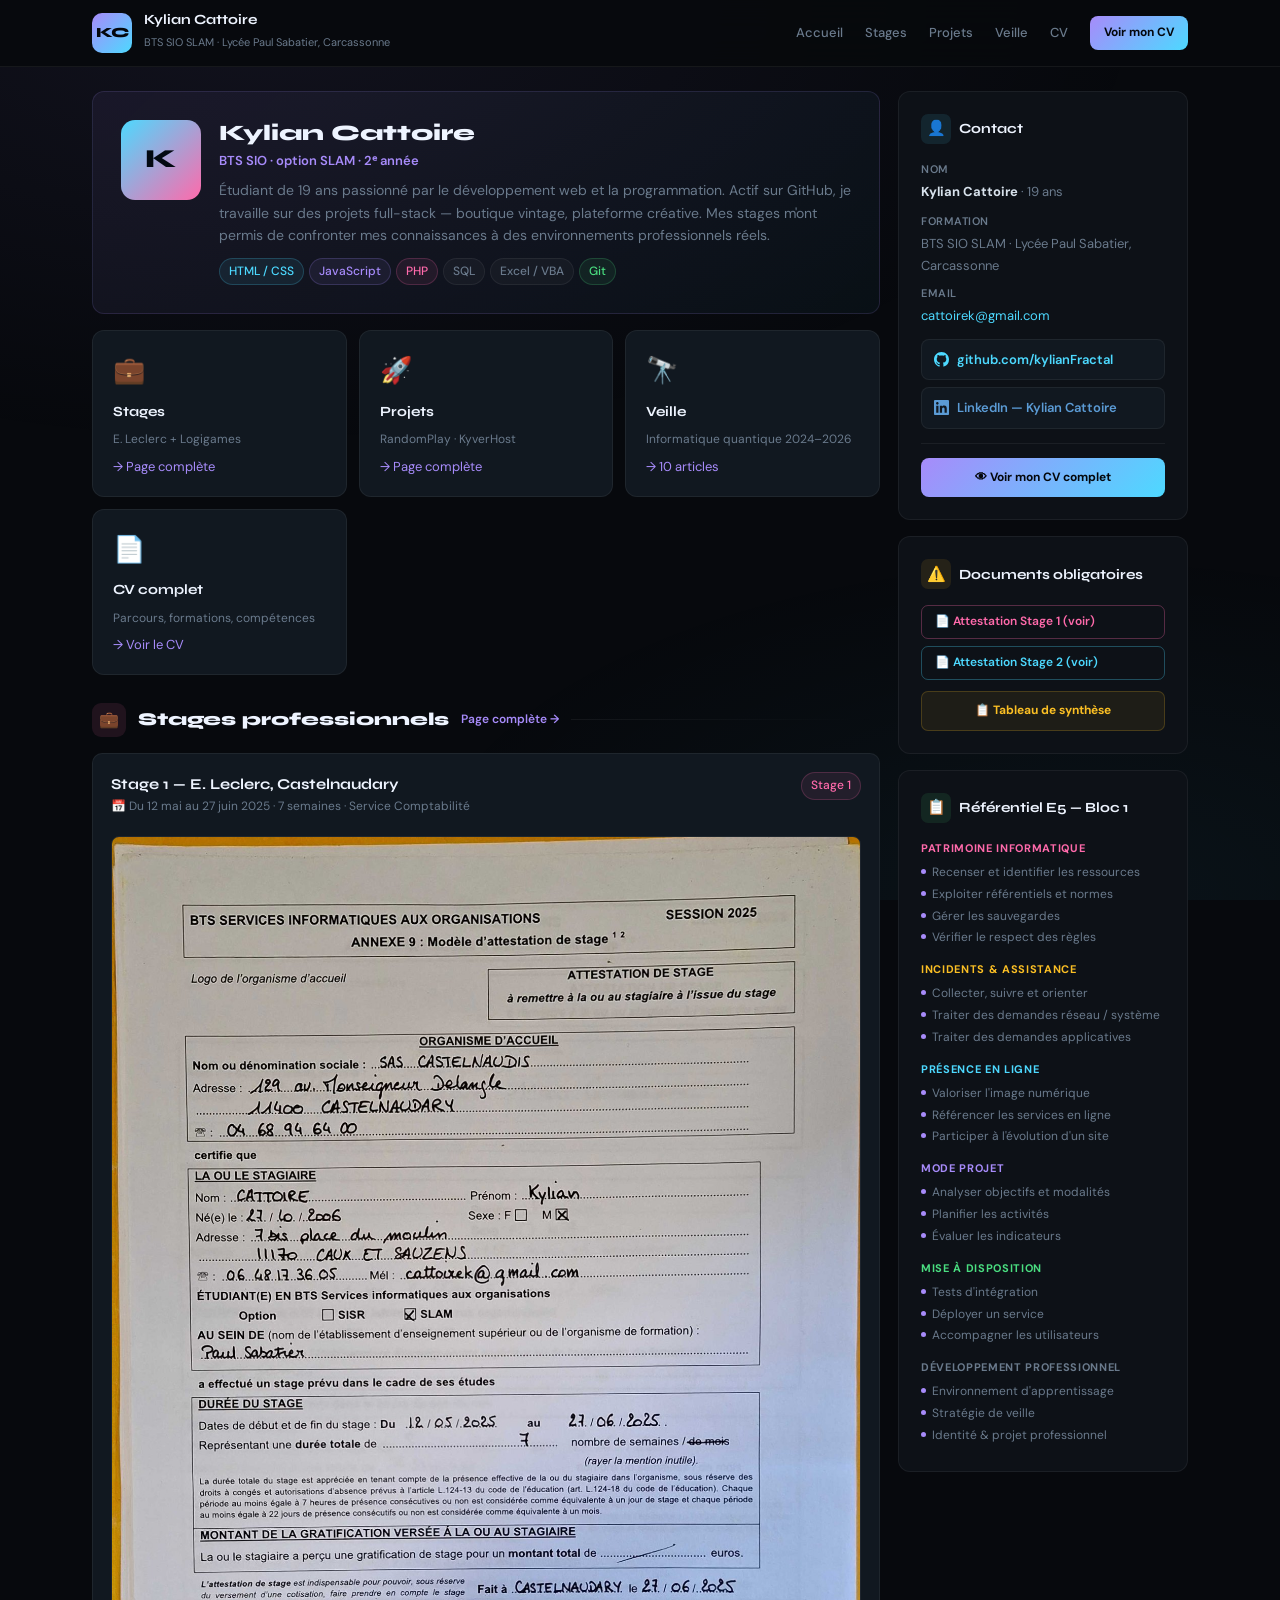
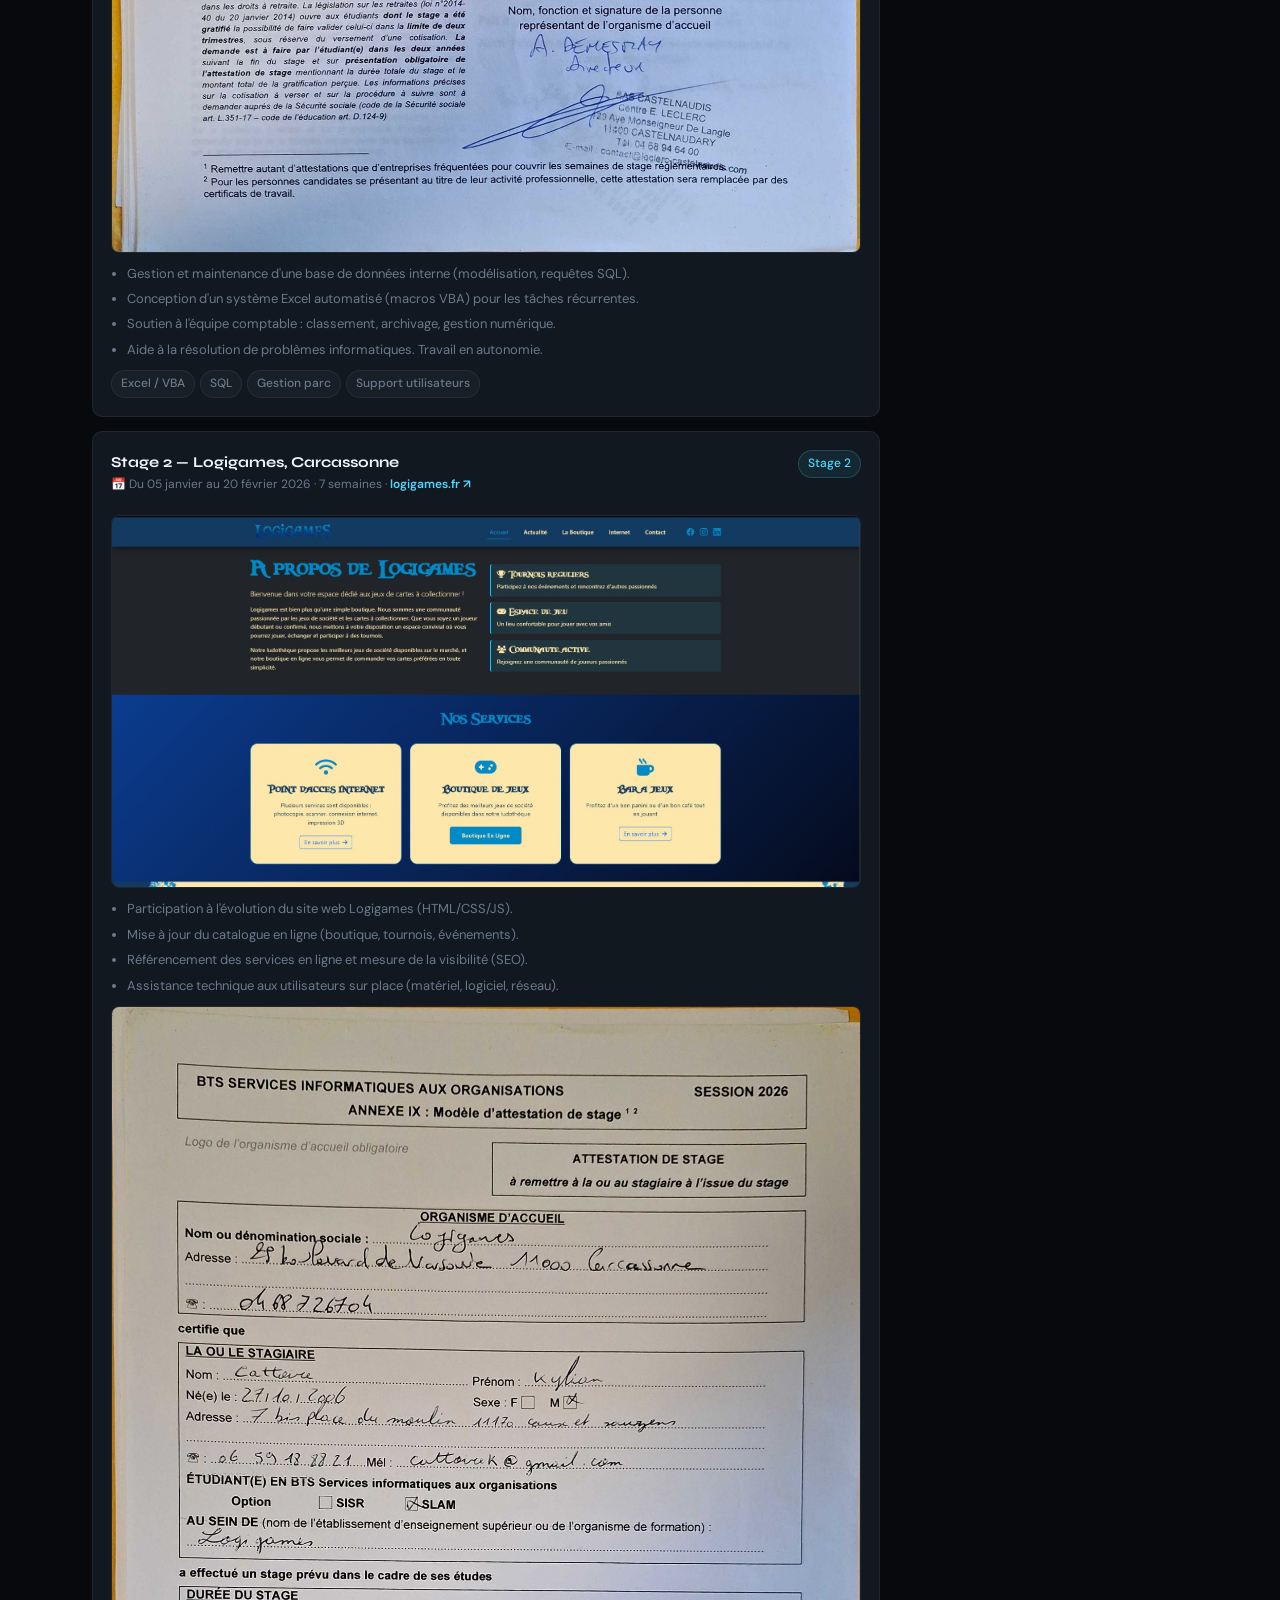
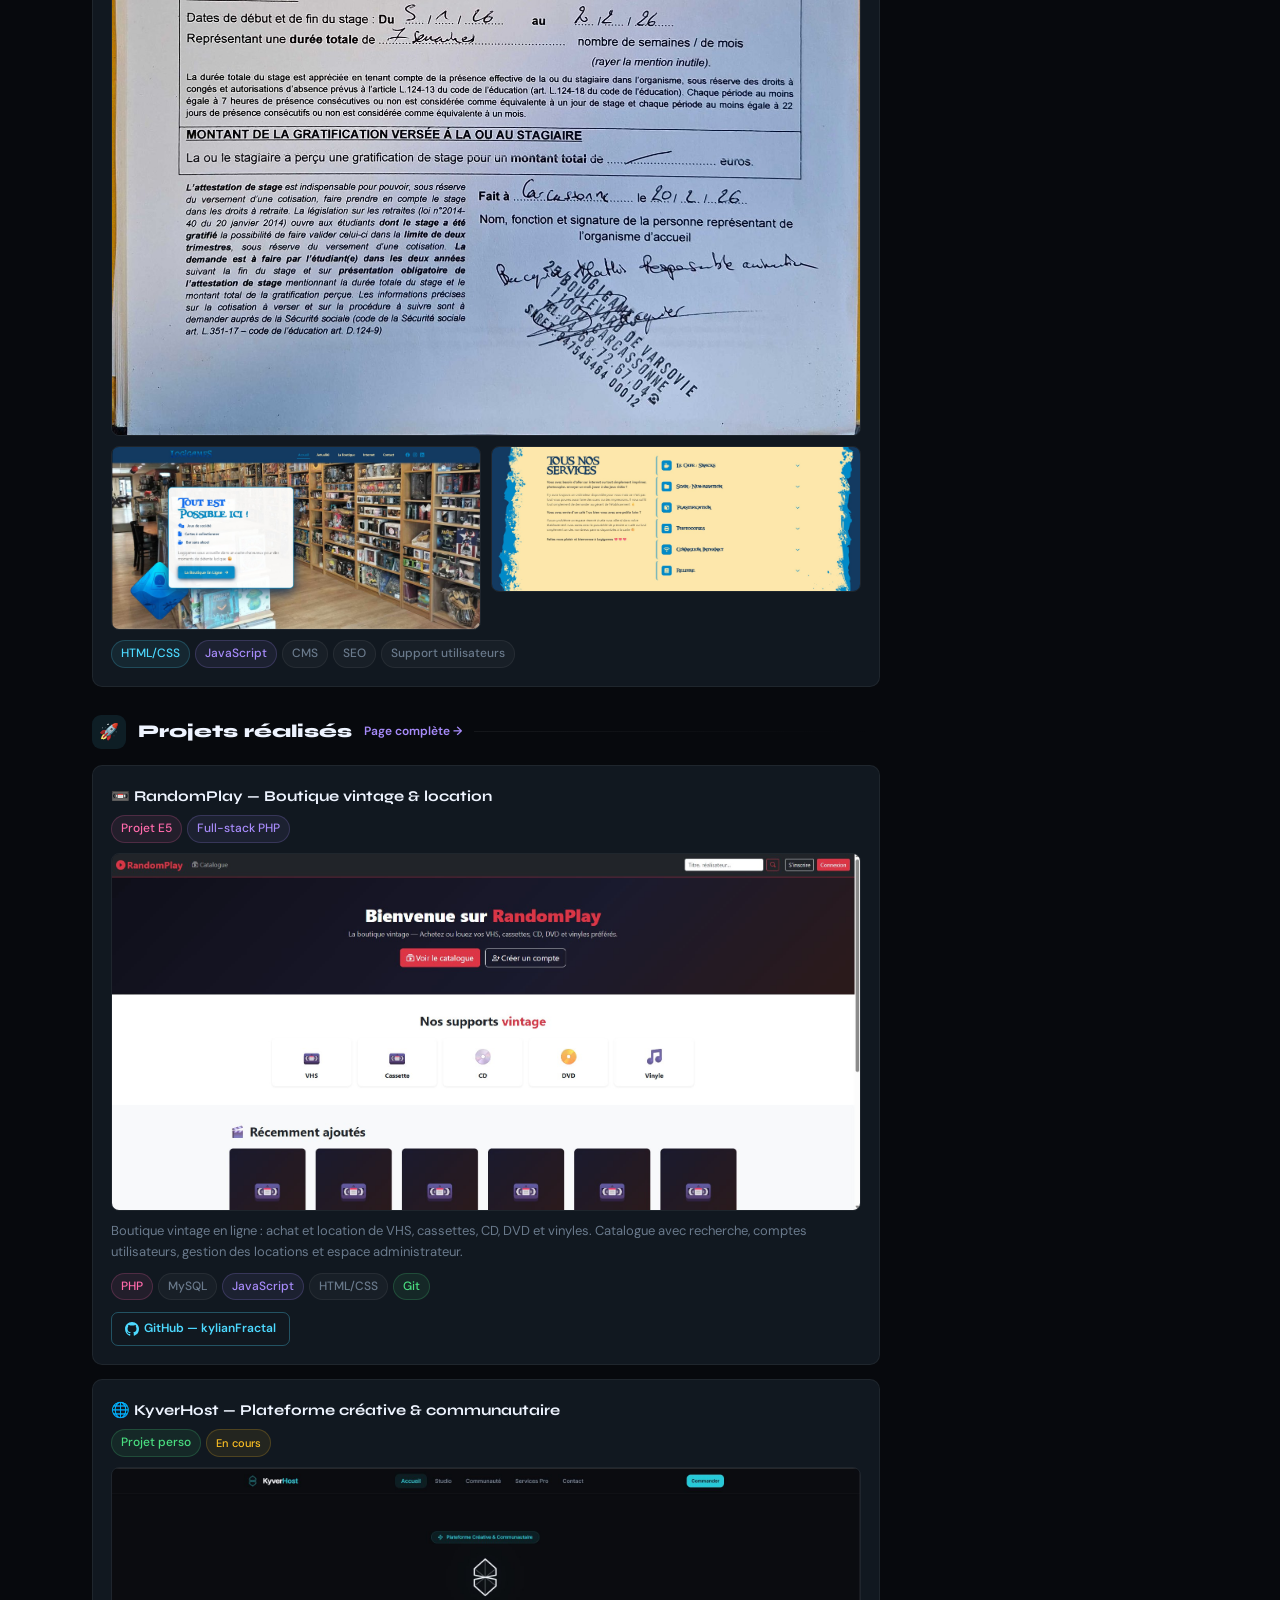
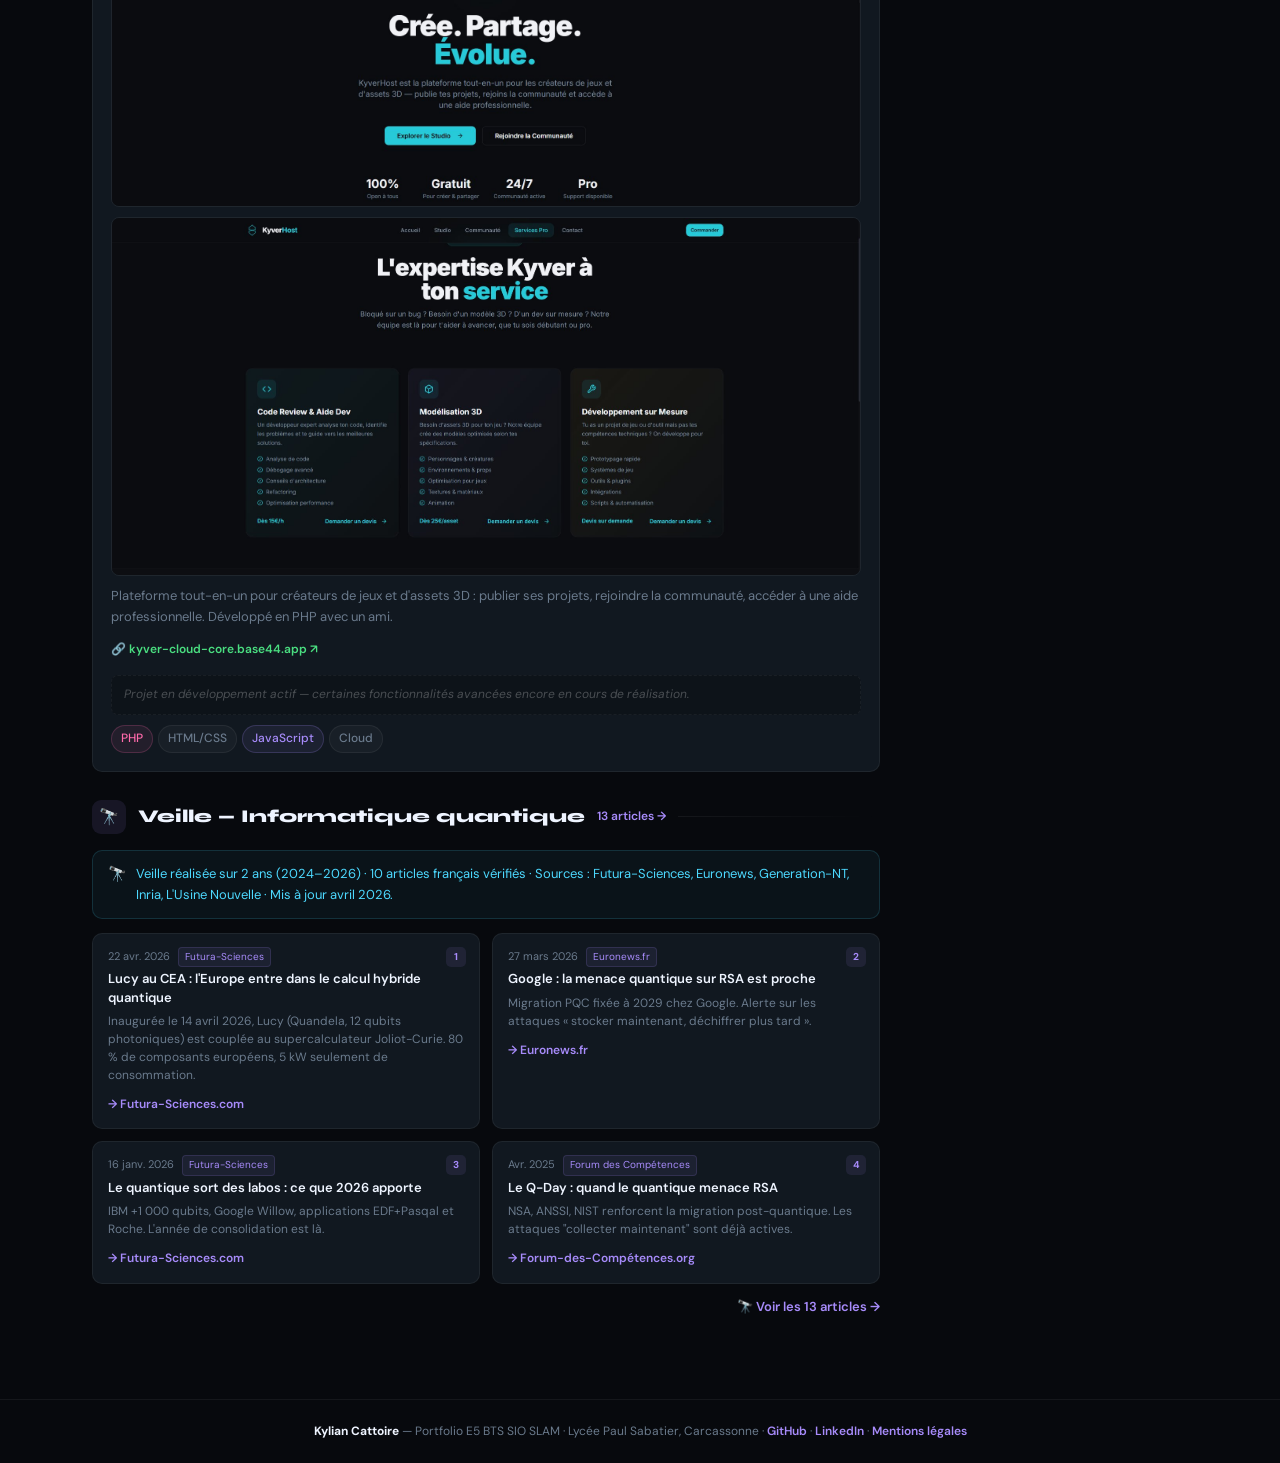
<file: index.html>
<!DOCTYPE html>
<html lang="fr">
<head>
<meta charset="utf-8"/>
<meta name="viewport" content="width=device-width, initial-scale=1"/>
<title>Portfolio — Kylian Cattoire · BTS SIO SLAM</title>
<meta name="description" content="Portfolio E5 de Kylian Cattoire, étudiant BTS SIO SLAM au lycée Paul Sabatier de Carcassonne."/>
<link rel="preconnect" href="https://fonts.googleapis.com"/>
<link rel="preconnect" href="https://fonts.gstatic.com" crossorigin/>
<link href="https://fonts.googleapis.com/css2?family=Syne:wght@400;600;700;800&family=DM+Sans:ital,wght@0,300;0,400;0,500;1,400&display=swap" rel="stylesheet"/>
<link rel="stylesheet" href="style.css"/>
<style>
.section-anchor{scroll-margin-top:72px}
.section-sep{display:flex;align-items:center;gap:12px;margin:28px 0 16px}
.section-sep h2{font-family:'Syne',sans-serif;font-size:18px;font-weight:800;color:var(--head);white-space:nowrap}
.section-sep::after{content:'';flex:1;height:1px;background:linear-gradient(90deg,var(--border),transparent)}
.sep-icon{width:34px;height:34px;border-radius:9px;flex-shrink:0;display:grid;place-items:center;font-size:16px}
.more-link{display:inline-flex;align-items:center;gap:5px;margin-left:auto;font-size:12px;font-weight:600;color:var(--p);text-decoration:none;white-space:nowrap;transition:opacity .15s}
.more-link:hover{opacity:.7}
.vi-mini{background:var(--s2);border:1px solid var(--border);border-radius:10px;padding:13px 15px;position:relative;transition:border-color .15s}
.vi-mini:hover{border-color:rgba(167,139,250,.22)}
.vi-mini .vi-num{position:absolute;top:13px;right:13px;width:20px;height:20px;border-radius:5px;background:rgba(167,139,250,.1);display:grid;place-items:center;font-size:10px;font-weight:700;color:var(--p)}
.vi-mini .vi-date{font-size:11px;color:var(--muted);margin-bottom:3px}
.vi-mini .vi-src{display:inline-block;font-size:10px;background:rgba(167,139,250,.08);border:1px solid rgba(167,139,250,.15);color:var(--p);padding:1px 6px;border-radius:4px;margin-left:5px}
.vi-mini .vi-title{font-weight:600;color:var(--head);font-size:13px;margin-bottom:5px;padding-right:26px;line-height:1.4}
.vi-mini .vi-txt{font-size:12px;color:var(--muted);line-height:1.5;margin-bottom:7px}
.vi-mini .vi-link{font-size:12px;font-weight:600;color:var(--p);text-decoration:none}
.vi-mini .vi-link:hover{text-decoration:underline}
.vi-grid-mini{display:grid;grid-template-columns:1fr 1fr;gap:12px}
@media(max-width:700px){.vi-grid-mini{grid-template-columns:1fr}}
.env-sec{margin-bottom:16px}
.env-h{font-family:'Syne',sans-serif;font-size:13px;font-weight:700;color:var(--g);margin-bottom:7px;display:flex;align-items:center;gap:5px}
.env-sec p{font-size:13px;color:var(--muted);line-height:1.6}
.real-img{width:100%;border-radius:8px;border:1px solid rgba(255,255,255,.06);display:block}
.real-img-link{display:block;margin-bottom:10px}
.real-img-link:hover .real-img{border-color:rgba(255,255,255,.15)}
</style>
</head>
<body>

<header>
  <div class="hdr">
    <a class="logo" href="index.html">KC</a>
    <div class="brand-txt"><h1>Kylian Cattoire</h1><small>BTS SIO SLAM · Lycée Paul Sabatier, Carcassonne</small></div>
    <nav>
      <a href="#accueil">Accueil</a>
      <a href="#stages">Stages</a>
      <a href="#projets">Projets</a>
      <a href="#veille">Veille</a>
      <a href="cv.html">CV</a>
    </nav>
    <a class="cv-btn" href="cv.html">Voir mon CV</a>
  </div>
</header>

<div class="page">
<div>

  <!-- ══ HERO ══ -->
  <section id="accueil" class="hero fade-in section-anchor">
    <div class="hero-inner">
      <div class="ava">K</div>
      <div style="min-width:0">
        <div class="hero-name">Kylian Cattoire</div>
        <div class="hero-sub">BTS SIO · option SLAM · 2ᵉ année</div>
        <div class="hero-desc">Étudiant de 19 ans passionné par le développement web et la programmation. Actif sur GitHub, je travaille sur des projets full-stack — boutique vintage, plateforme créative. Mes stages m'ont permis de confronter mes connaissances à des environnements professionnels réels.</div>
        <div class="chips">
          <span class="chip c">HTML / CSS</span><span class="chip p">JavaScript</span><span class="chip pk">PHP</span>
          <span class="chip">SQL</span><span class="chip">Excel / VBA</span><span class="chip g">Git</span>
        </div>
      </div>
    </div>
  </section>

  <!-- Nav cards -->
  <div class="nav-cards" style="margin-top:0;margin-bottom:6px">
    <a class="nav-card fade-in" href="stages.html"><div class="nav-card-icon">💼</div><div class="nav-card-title">Stages</div><div class="nav-card-sub">E. Leclerc + Logigames</div><div class="nav-card-arrow">→ Page complète</div></a>
    <a class="nav-card fade-in" href="projets.html"><div class="nav-card-icon">🚀</div><div class="nav-card-title">Projets</div><div class="nav-card-sub">RandomPlay · KyverHost</div><div class="nav-card-arrow">→ Page complète</div></a>
    <a class="nav-card fade-in" href="veille.html"><div class="nav-card-icon">🔭</div><div class="nav-card-title">Veille</div><div class="nav-card-sub">Informatique quantique 2024–2026</div><div class="nav-card-arrow">→ 10 articles</div></a>
    <a class="nav-card fade-in" href="cv.html"><div class="nav-card-icon">📄</div><div class="nav-card-title">CV complet</div><div class="nav-card-sub">Parcours, formations, compétences</div><div class="nav-card-arrow">→ Voir le CV</div></a>
  </div>

  <!-- ══ STAGES ══ -->
  <div id="stages" class="section-anchor">
    <div class="section-sep">
      <div class="sep-icon" style="background:rgba(255,106,171,.1)">💼</div>
      <h2>Stages professionnels</h2>
      <a class="more-link" href="stages.html">Page complète →</a>
    </div>
  </div>

  <!-- Stage 1 -->
  <div class="stage fade-in">
    <div class="stage-head">
      <div><div class="stage-title">Stage 1 — E. Leclerc, Castelnaudary</div><div class="stage-meta">📅 Du 12 mai au 27 juin 2025 · 7 semaines · Service Comptabilité</div></div>
      <span class="chip pk">Stage 1</span>
    </div>
    <a href="assets/attestation-stage1.png" target="_blank" rel="noopener" class="real-img-link">
      <img src="assets/attestation-stage1.png" alt="Attestation de stage — E.Leclerc Castelnaudary" class="real-img" style="margin-top:10px"/>
    </a>
    <ul class="tl">
      <li>Gestion et maintenance d'une base de données interne (modélisation, requêtes SQL).</li>
      <li>Conception d'un système Excel automatisé (macros VBA) pour les tâches récurrentes.</li>
      <li>Soutien à l'équipe comptable : classement, archivage, gestion numérique.</li>
      <li>Aide à la résolution de problèmes informatiques. Travail en autonomie.</li>
    </ul>
    <div class="chips" style="margin-top:10px"><span class="chip">Excel / VBA</span><span class="chip">SQL</span><span class="chip">Gestion parc</span><span class="chip">Support utilisateurs</span></div>
  </div>

  <!-- Stage 2 -->
  <div class="stage fade-in">
    <div class="stage-head">
      <div><div class="stage-title">Stage 2 — Logigames, Carcassonne</div><div class="stage-meta">📅 Du 05 janvier au 20 février 2026 · 7 semaines · <a href="https://logigames.fr" target="_blank" style="color:var(--c);text-decoration:none;font-weight:600">logigames.fr ↗</a></div></div>
      <span class="chip c">Stage 2</span>
    </div>
    <a href="https://logigames.fr" target="_blank" rel="noopener" class="real-img-link" style="margin-top:10px">
      <img src="assets/logigames-accueil.png" alt="Site Logigames — jeux de société Carcassonne" class="real-img"/>
    </a>
    <ul class="tl">
      <li>Participation à l'évolution du site web Logigames (HTML/CSS/JS).</li>
      <li>Mise à jour du catalogue en ligne (boutique, tournois, événements).</li>
      <li>Référencement des services en ligne et mesure de la visibilité (SEO).</li>
      <li>Assistance technique aux utilisateurs sur place (matériel, logiciel, réseau).</li>
    </ul>
    <a href="assets/attestation-stage2.png" target="_blank" rel="noopener" class="real-img-link" style="margin-top:10px">
      <img src="assets/attestation-stage2.png" alt="Attestation de stage — Logigames Carcassonne" class="real-img"/>
    </a>
    <div style="display:grid;grid-template-columns:1fr 1fr;gap:10px;margin:10px 0">
      <a href="assets/logigames-boutique.png" target="_blank" rel="noopener">
        <img src="assets/logigames-boutique.png" alt="Logigames — boutique"
             style="width:100%;height:auto;border-radius:8px;border:1px solid rgba(255,255,255,.06);display:block"/>
      </a>
      <a href="assets/logigames-services.png" target="_blank" rel="noopener">
        <img src="assets/logigames-services.png" alt="Logigames — services"
             style="width:100%;height:auto;border-radius:8px;border:1px solid rgba(255,255,255,.06);display:block"/>
      </a>
    </div>
    <div class="chips" style="margin-top:10px"><span class="chip c">HTML/CSS</span><span class="chip p">JavaScript</span><span class="chip">CMS</span><span class="chip">SEO</span><span class="chip">Support utilisateurs</span></div>
  </div>

  <!-- ══ PROJETS ══ -->
  <div id="projets" class="section-anchor">
    <div class="section-sep">
      <div class="sep-icon" style="background:rgba(77,217,255,.1)">🚀</div>
      <h2>Projets réalisés</h2>
      <a class="more-link" href="projets.html">Page complète →</a>
    </div>
  </div>

  <!-- Projet 1 — RandomPlay -->
  <div class="proj fade-in">
    <div class="proj-title">📼 RandomPlay — Boutique vintage &amp; location</div>
    <div class="chips" style="margin:5px 0 10px"><span class="chip pk">Projet E5</span><span class="chip p">Full-stack PHP</span></div>
    <a href="assets/randomplay-accueil.png" target="_blank" rel="noopener" class="real-img-link">
      <img src="assets/randomplay-accueil.png" alt="RandomPlay — boutique vintage" class="real-img"/>
    </a>
    <p style="font-size:13px;color:var(--muted);margin-bottom:10px;line-height:1.6">Boutique vintage en ligne : achat et location de VHS, cassettes, CD, DVD et vinyles. Catalogue avec recherche, comptes utilisateurs, gestion des locations et espace administrateur.</p>
    
    <div class="chips" style="margin-top:10px"><span class="chip pk">PHP</span><span class="chip">MySQL</span><span class="chip p">JavaScript</span><span class="chip">HTML/CSS</span><span class="chip g">Git</span></div>
    <a class="gh" href="https://github.com/kylianFractal" target="_blank" style="margin-top:12px;display:inline-flex;align-items:center;gap:5px;padding:6px 13px;border-radius:7px;font-size:12px;font-weight:600;text-decoration:none;color:var(--c);border:1px solid rgba(77,217,255,.3)">
      <svg width="14" height="14" viewBox="0 0 16 16" fill="currentColor"><path d="M8 0C3.58 0 0 3.58 0 8c0 3.54 2.29 6.53 5.47 7.59.4.07.55-.17.55-.38 0-.19-.01-.82-.01-1.49-2.01.37-2.53-.49-2.69-.94-.09-.23-.48-.94-.82-1.13-.28-.15-.68-.52-.01-.53.63-.01 1.08.58 1.23.82.72 1.21 1.87.87 2.33.66.07-.52.28-.87.51-1.07-1.78-.2-3.64-.89-3.64-3.95 0-.87.31-1.59.82-2.15-.08-.2-.36-1.02.08-2.12 0 0 .67-.21 2.2.82.64-.18 1.32-.27 2-.27.68 0 1.36.09 2 .27 1.53-1.04 2.2-.82 2.2-.82.44 1.1.16 1.92.08 2.12.51.56.82 1.27.82 2.15 0 3.07-1.87 3.75-3.65 3.95.29.25.54.73.54 1.48 0 1.07-.01 1.93-.01 2.2 0 .21.15.46.55.38A8.013 8.013 0 0016 8c0-4.42-3.58-8-8-8z"/></svg>
      GitHub — kylianFractal
    </a>
  </div>

  <!-- Projet 2 — KyverHost -->
  <div class="proj fade-in">
    <div class="proj-title">🌐 KyverHost — Plateforme créative &amp; communautaire</div>
    <div class="chips" style="margin:5px 0 10px"><span class="chip g">Projet perso</span><span class="chip a" style="font-size:11px">En cours</span></div>
    <a href="https://kyver-cloud-core.base44.app/" target="_blank" rel="noopener" class="real-img-link">
      <img src="assets/kyverhost-accueil.png" alt="KyverHost — plateforme créative et communautaire" class="real-img"/>
    </a>
    <a href="assets/kyverhost-services.png" target="_blank" rel="noopener" class="real-img-link" style="margin-top:6px">
      <img src="assets/kyverhost-services.png" alt="KyverHost — Services Pro" class="real-img"/>
    </a>
    <p style="font-size:13px;color:var(--muted);margin-bottom:8px;line-height:1.6">Plateforme tout-en-un pour créateurs de jeux et d'assets 3D : publier ses projets, rejoindre la communauté, accéder à une aide professionnelle. Développé en PHP avec un ami.</p>
    <a href="https://kyver-cloud-core.base44.app/" target="_blank" rel="noopener" style="font-size:12px;color:var(--g);font-weight:600;text-decoration:none;display:inline-block;margin-bottom:8px">🔗 kyver-cloud-core.base44.app ↗</a>
    <div class="unfinished">Projet en développement actif — certaines fonctionnalités avancées encore en cours de réalisation.</div>
    <div class="chips" style="margin-top:10px"><span class="chip pk">PHP</span><span class="chip">HTML/CSS</span><span class="chip p">JavaScript</span><span class="chip">Cloud</span></div>
  </div>

  <!-- ══ VEILLE ══ -->
  <div id="veille" class="section-anchor">
    <div class="section-sep">
      <div class="sep-icon" style="background:rgba(167,139,250,.1)">🔭</div>
      <h2>Veille — Informatique quantique</h2>
      <a class="more-link" href="veille.html">13 articles →</a>
    </div>
  </div>

  <div class="alert info fade-in">
    <span class="alert-ico">🔭</span>
    <div>Veille réalisée sur 2 ans (2024–2026) · 10 articles français vérifiés · Sources : Futura-Sciences, Euronews, Generation-NT, Inria, L'Usine Nouvelle · Mis à jour avril 2026.</div>
  </div>

  <div class="vi-grid-mini">
    <div class="vi-mini fade-in">
      <div class="vi-num">1</div>
      <div class="vi-date">22 avr. 2026 <span class="vi-src">Futura-Sciences</span></div>
      <div class="vi-title">Lucy au CEA : l'Europe entre dans le calcul hybride quantique</div>
      <div class="vi-txt">Inaugurée le 14 avril 2026, Lucy (Quandela, 12 qubits photoniques) est couplée au supercalculateur Joliot-Curie. 80 % de composants européens, 5 kW seulement de consommation.</div>
      <a class="vi-link" href="https://www.futura-sciences.com/tech/actualites/ordinateur-quantique-ordinateur-quantique-lucy-allie-supercalculateur-joliot-curie-duo-pourrait-accelerer-percees-majeures-133845/" target="_blank" rel="noopener">→ Futura-Sciences.com</a>
    </div>
    <div class="vi-mini fade-in">
      <div class="vi-num">2</div>
      <div class="vi-date">27 mars 2026 <span class="vi-src">Euronews.fr</span></div>
      <div class="vi-title">Google : la menace quantique sur RSA est proche</div>
      <div class="vi-txt">Migration PQC fixée à 2029 chez Google. Alerte sur les attaques « stocker maintenant, déchiffrer plus tard ».</div>
      <a class="vi-link" href="https://fr.euronews.com/next/2026/03/27/google-avertit-la-nouvelle-ere-de-linformatique-quantique-menace-plus-quon-ne-croit" target="_blank" rel="noopener">→ Euronews.fr</a>
    </div>
    <div class="vi-mini fade-in">
      <div class="vi-num">3</div>
      <div class="vi-date">16 janv. 2026 <span class="vi-src">Futura-Sciences</span></div>
      <div class="vi-title">Le quantique sort des labos : ce que 2026 apporte</div>
      <div class="vi-txt">IBM +1 000 qubits, Google Willow, applications EDF+Pasqal et Roche. L'année de consolidation est là.</div>
      <a class="vi-link" href="https://www.futura-sciences.com/tech/actualites/ordinateur-quantique-informatique-quantique-sort-laboratoire-ce-2026-va-reellement-apporter-129974/" target="_blank" rel="noopener">→ Futura-Sciences.com</a>
    </div>
    <div class="vi-mini fade-in">
      <div class="vi-num">4</div>
      <div class="vi-date">Avr. 2025 <span class="vi-src">Forum des Compétences</span></div>
      <div class="vi-title">Le Q-Day : quand le quantique menace RSA</div>
      <div class="vi-txt">NSA, ANSSI, NIST renforcent la migration post-quantique. Les attaques "collecter maintenant" sont déjà actives.</div>
      <a class="vi-link" href="https://www.forum-des-competences.org/quantique-2025/" target="_blank" rel="noopener">→ Forum-des-Compétences.org</a>
    </div>
  </div>
  <div style="margin-top:10px;text-align:right"><a class="section-link" href="veille.html">🔭 Voir les 13 articles →</a></div>

</div><!-- /col principale -->

<!-- SIDEBAR -->
<aside>
  <div class="card sb-contact fade-in">
    <div class="ctitle" style="font-size:14px"><div class="cicon" style="background:rgba(77,217,255,.1)">👤</div>Contact</div>
    <div class="label">Nom</div><p style="margin-bottom:10px"><strong>Kylian Cattoire</strong> · 19 ans</p>
    <div class="label">Formation</div><p style="margin-bottom:8px">BTS SIO SLAM · Lycée Paul Sabatier, Carcassonne</p>
    <div class="label">Email</div><p style="margin-bottom:12px"><a href="mailto:cattoirek@gmail.com" style="color:var(--c);text-decoration:none">cattoirek@gmail.com</a></p>
    <a class="net-link gh-net" href="https://github.com/kylianFractal" target="_blank">
      <svg width="15" height="15" viewBox="0 0 16 16" fill="currentColor"><path d="M8 0C3.58 0 0 3.58 0 8c0 3.54 2.29 6.53 5.47 7.59.4.07.55-.17.55-.38 0-.19-.01-.82-.01-1.49-2.01.37-2.53-.49-2.69-.94-.09-.23-.48-.94-.82-1.13-.28-.15-.68-.52-.01-.53.63-.01 1.08.58 1.23.82.72 1.21 1.87.87 2.33.66.07-.52.28-.87.51-1.07-1.78-.2-3.64-.89-3.64-3.95 0-.87.31-1.59.82-2.15-.08-.2-.36-1.02.08-2.12 0 0 .67-.21 2.2.82.64-.18 1.32-.27 2-.27.68 0 1.36.09 2 .27 1.53-1.04 2.2-.82 2.2-.82.44 1.1.16 1.92.08 2.12.51.56.82 1.27.82 2.15 0 3.07-1.87 3.75-3.65 3.95.29.25.54.73.54 1.48 0 1.07-.01 1.93-.01 2.2 0 .21.15.46.55.38A8.013 8.013 0 0016 8c0-4.42-3.58-8-8-8z"/></svg>
      github.com/kylianFractal
    </a>
    <a class="net-link li-net" href="https://www.linkedin.com/in/kylian-cattoire-a55704326/" target="_blank">
      <svg width="15" height="15" viewBox="0 0 24 24" fill="currentColor"><path d="M20.447 20.452h-3.554v-5.569c0-1.328-.027-3.037-1.852-3.037-1.853 0-2.136 1.445-2.136 2.939v5.667H9.351V9h3.414v1.561h.046c.477-.9 1.637-1.85 3.37-1.85 3.601 0 4.267 2.37 4.267 5.455v6.286zM5.337 7.433c-1.144 0-2.063-.926-2.063-2.065 0-1.138.92-2.063 2.063-2.063 1.14 0 2.064.925 2.064 2.063 0 1.139-.925 2.065-2.064 2.065zm1.782 13.019H3.555V9h3.564v11.452zM22.225 0H1.771C.792 0 0 .774 0 1.729v20.542C0 23.227.792 24 1.771 24h20.451C23.2 24 24 23.227 24 22.271V1.729C24 .774 23.2 0 22.222 0h.003z"/></svg>
      LinkedIn — Kylian Cattoire
    </a>
    <div class="divider"></div>
    <a class="cv-btn" href="cv.html" style="display:block;text-align:center;padding:10px">👁 Voir mon CV complet</a>
  </div>

  <div class="card fade-in">
    <div class="ctitle" style="font-size:14px"><div class="cicon" style="background:rgba(251,191,36,.1)">⚠️</div>Documents obligatoires</div>
    <div style="display:flex;flex-direction:column;gap:7px">
      <a href="assets/attestation-stage1.png" target="_blank" class="dl pk" style="margin-top:0;display:flex">📄 Attestation Stage 1 (voir)</a>
      <a href="assets/attestation-stage2.png" target="_blank" class="dl c" style="margin-top:0;display:flex">📄 Attestation Stage 2 (voir)</a>
      <a href="assets/tableau-synthese.pdf" target="_blank" rel="noopener" style="display:block;text-align:center;padding:9px;border-radius:7px;background:rgba(251,191,36,.07);border:1px solid rgba(251,191,36,.2);color:var(--a);font-weight:700;font-size:12px;text-decoration:none;margin-top:4px">📋 Tableau de synthèse</a>

    </div>
  </div>

  <div class="card fade-in">
    <div class="ctitle" style="font-size:14px"><div class="cicon" style="background:rgba(74,222,128,.1)">📋</div>Référentiel E5 — Bloc 1</div>
    <div class="cg"><div class="cg-title" style="color:var(--pk)">Patrimoine informatique</div><div class="ci">Recenser et identifier les ressources</div><div class="ci">Exploiter référentiels et normes</div><div class="ci">Gérer les sauvegardes</div><div class="ci">Vérifier le respect des règles</div></div>
    <div class="cg"><div class="cg-title" style="color:var(--a)">Incidents &amp; assistance</div><div class="ci">Collecter, suivre et orienter</div><div class="ci">Traiter des demandes réseau / système</div><div class="ci">Traiter des demandes applicatives</div></div>
    <div class="cg"><div class="cg-title" style="color:var(--c)">Présence en ligne</div><div class="ci">Valoriser l'image numérique</div><div class="ci">Référencer les services en ligne</div><div class="ci">Participer à l'évolution d'un site</div></div>
    <div class="cg"><div class="cg-title" style="color:var(--p)">Mode projet</div><div class="ci">Analyser objectifs et modalités</div><div class="ci">Planifier les activités</div><div class="ci">Évaluer les indicateurs</div></div>
    <div class="cg"><div class="cg-title" style="color:var(--g)">Mise à disposition</div><div class="ci">Tests d'intégration</div><div class="ci">Déployer un service</div><div class="ci">Accompagner les utilisateurs</div></div>
    <div class="cg" style="margin-bottom:0"><div class="cg-title">Développement professionnel</div><div class="ci">Environnement d'apprentissage</div><div class="ci">Stratégie de veille</div><div class="ci">Identité &amp; projet professionnel</div></div>
  </div>
</aside>
</div>

<footer>
  <strong style="color:var(--head)">Kylian Cattoire</strong> — Portfolio E5 BTS SIO SLAM ·
  Lycée Paul Sabatier, Carcassonne ·
  <a href="https://github.com/kylianFractal" target="_blank">GitHub</a> ·
  <a href="https://www.linkedin.com/in/kylian-cattoire-a55704326/" target="_blank">LinkedIn</a> ·
  <a href="mentions-legales.html">Mentions légales</a>
</footer>
<script src="main.js"></script>
</body>
</html>
</file>
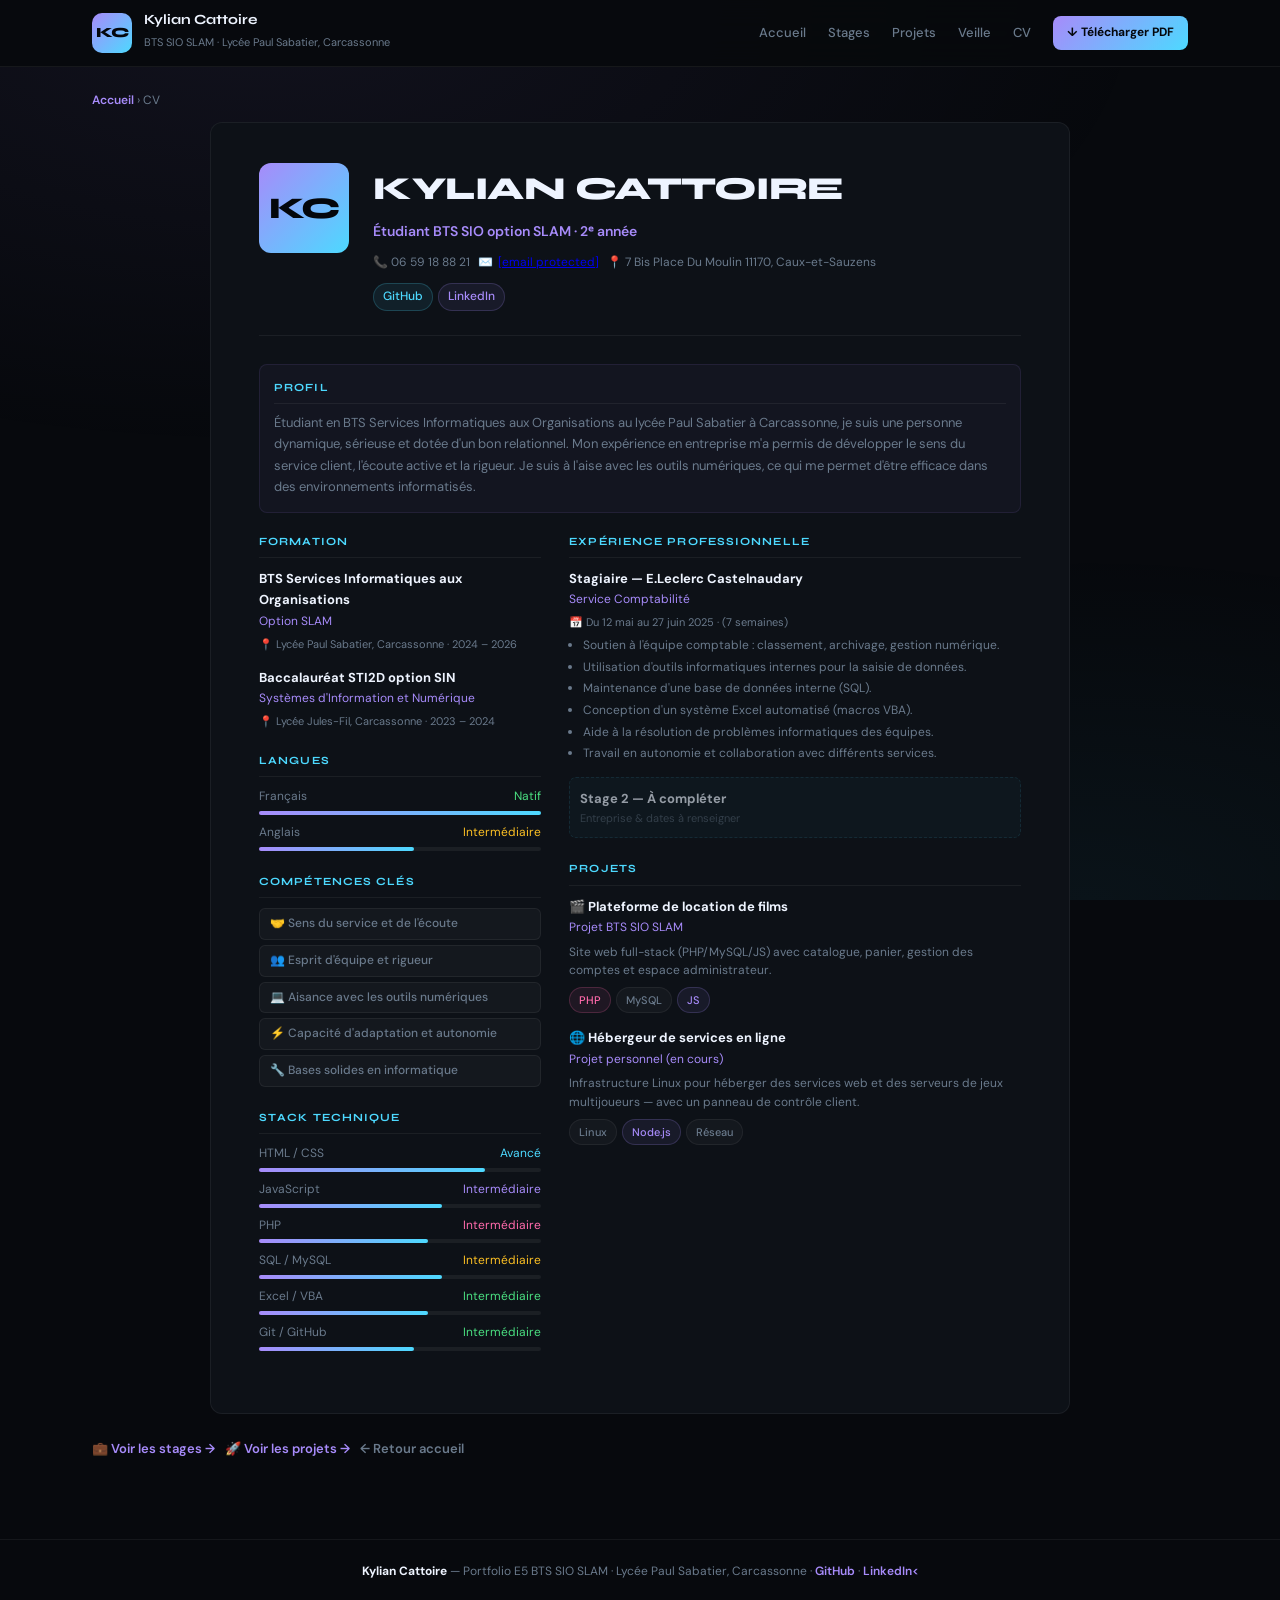
<file: cv.html>
<!DOCTYPE html>
<html lang="fr">
<head>
<meta charset="utf-8"/>
<meta name="viewport" content="width=device-width, initial-scale=1"/>
<title>CV — Kylian Cattoire · Portfolio BTS SIO SLAM</title>
<link rel="preconnect" href="https://fonts.googleapis.com"/>
<link rel="preconnect" href="https://fonts.gstatic.com" crossorigin/>
<link href="https://fonts.googleapis.com/css2?family=Syne:wght@400;600;700;800&family=DM+Sans:ital,wght@0,300;0,400;0,500;1,400&display=swap" rel="stylesheet"/>
<link rel="stylesheet" href="style.css"/>
</head>
<body>

<!-- ═══ HEADER ═══ -->
<header>
  <div class="hdr">
    <a class="logo" href="index.html">KC</a>
    <div class="brand-txt">
      <h1>Kylian Cattoire</h1>
      <small>BTS SIO SLAM · Lycée Paul Sabatier, Carcassonne</small>
    </div>
    <nav>
      <a href="index.html">Accueil</a>
      <a href="stages.html">Stages</a>
      <a href="projets.html">Projets</a>
      <a href="veille.html">Veille</a>
      <a href="cv.html">CV</a>
    </nav>
    <a class="cv-btn" href="cv.pdf" download>↓ Télécharger PDF</a>
  </div>
</header>

<!-- ═══ PAGE ═══ -->
<div class="page full">
  <div>

    <div class="breadcrumb fade-in" style="margin-bottom:12px"><a href="index.html">Accueil</a> › CV</div>

    <!-- CV Card -->
    <div class="cv-wrap fade-in">

      <!-- En-tête CV -->
      <div class="cv-head">
        <div class="cv-photo">
          <!-- Remplacer par : <img src="assets/photo.jpg" alt="Kylian Cattoire"/> -->
          KC
        </div>
        <div style="min-width:0">
          <div class="cv-name">KYLIAN CATTOIRE</div>
          <div class="cv-title">Étudiant BTS SIO option SLAM · 2ᵉ année</div>
          <div class="cv-contacts">
            <span class="cv-contact-item">📞 06 59 18 88 21</span>
            <span class="cv-contact-item">✉️ <a href="/cdn-cgi/l/email-protection" class="__cf_email__" data-cfemail="bedddfcacad1d7ccdbd5fed9d3dfd7d290ddd1d3">[email&#160;protected]</a></span>
            <span class="cv-contact-item">📍 7 Bis Place Du Moulin 11170, Caux-et-Sauzens</span>
          </div>
          <div class="chips" style="margin-top:10px">
            <a href="https://github.com/kylianFractal" target="_blank" class="chip c" style="text-decoration:none">GitHub</a>
            <a href="https://www.linkedin.com/in/kylian-cattoire-a55704326/" target="_blank" class="chip p" style="text-decoration:none">LinkedIn</a>
          </div>
        </div>
      </div>

      <!-- Profil -->
      <div class="cv-section" style="margin-bottom:20px;padding:14px;background:rgba(167,139,250,.04);border:1px solid rgba(167,139,250,.1);border-radius:8px">
        <h3 style="margin-bottom:8px">Profil</h3>
        <p style="font-size:13px;color:var(--muted);line-height:1.65">
          Étudiant en BTS Services Informatiques aux Organisations au lycée Paul Sabatier à Carcassonne, je suis une personne dynamique, sérieuse et dotée d'un bon relationnel. Mon expérience en entreprise m'a permis de développer le sens du service client, l'écoute active et la rigueur. Je suis à l'aise avec les outils numériques, ce qui me permet d'être efficace dans des environnements informatisés.
        </p>
      </div>

      <!-- Corps du CV : 2 colonnes -->
      <div class="cv-body">

        <!-- Colonne gauche -->
        <div>
          <!-- Formation -->
          <div class="cv-section">
            <h3>Formation</h3>

            <div class="cv-entry">
              <div class="cv-entry-title">BTS Services Informatiques aux Organisations</div>
              <div class="cv-entry-sub">Option SLAM</div>
              <div class="cv-entry-date">📍 Lycée Paul Sabatier, Carcassonne · 2024 – 2026</div>
            </div>

            <div class="cv-entry">
              <div class="cv-entry-title">Baccalauréat STI2D option SIN</div>
              <div class="cv-entry-sub">Systèmes d'Information et Numérique</div>
              <div class="cv-entry-date">📍 Lycée Jules-Fil, Carcassonne · 2023 – 2024</div>
            </div>
          </div>

          <!-- Langues -->
          <div class="cv-section">
            <h3>Langues</h3>
            <div class="cv-skill-bar">
              <div class="cv-skill-label"><span>Français</span><span style="color:var(--g)">Natif</span></div>
              <div class="cv-skill-track"><div class="cv-skill-fill" style="width:100%"></div></div>
            </div>
            <div class="cv-skill-bar">
              <div class="cv-skill-label"><span>Anglais</span><span style="color:var(--a)">Intermédiaire</span></div>
              <div class="cv-skill-track"><div class="cv-skill-fill" style="width:55%"></div></div>
            </div>
          </div>

          <!-- Compétences clés -->
          <div class="cv-section">
            <h3>Compétences clés</h3>
            <div style="display:flex;flex-direction:column;gap:5px">
              <div class="chip" style="justify-content:flex-start;border-radius:6px;padding:5px 10px">🤝 Sens du service et de l'écoute</div>
              <div class="chip" style="justify-content:flex-start;border-radius:6px;padding:5px 10px">👥 Esprit d'équipe et rigueur</div>
              <div class="chip" style="justify-content:flex-start;border-radius:6px;padding:5px 10px">💻 Aisance avec les outils numériques</div>
              <div class="chip" style="justify-content:flex-start;border-radius:6px;padding:5px 10px">⚡ Capacité d'adaptation et autonomie</div>
              <div class="chip" style="justify-content:flex-start;border-radius:6px;padding:5px 10px">🔧 Bases solides en informatique</div>
            </div>
          </div>

          <!-- Stack technique -->
          <div class="cv-section">
            <h3>Stack technique</h3>
            <div class="cv-skill-bar">
              <div class="cv-skill-label"><span>HTML / CSS</span><span style="color:var(--c)">Avancé</span></div>
              <div class="cv-skill-track"><div class="cv-skill-fill" style="width:80%"></div></div>
            </div>
            <div class="cv-skill-bar">
              <div class="cv-skill-label"><span>JavaScript</span><span style="color:var(--p)">Intermédiaire</span></div>
              <div class="cv-skill-track"><div class="cv-skill-fill" style="width:65%"></div></div>
            </div>
            <div class="cv-skill-bar">
              <div class="cv-skill-label"><span>PHP</span><span style="color:var(--pk)">Intermédiaire</span></div>
              <div class="cv-skill-track"><div class="cv-skill-fill" style="width:60%"></div></div>
            </div>
            <div class="cv-skill-bar">
              <div class="cv-skill-label"><span>SQL / MySQL</span><span style="color:var(--a)">Intermédiaire</span></div>
              <div class="cv-skill-track"><div class="cv-skill-fill" style="width:65%"></div></div>
            </div>
            <div class="cv-skill-bar">
              <div class="cv-skill-label"><span>Excel / VBA</span><span style="color:var(--g)">Intermédiaire</span></div>
              <div class="cv-skill-track"><div class="cv-skill-fill" style="width:60%"></div></div>
            </div>
            <div class="cv-skill-bar" style="margin-bottom:0">
              <div class="cv-skill-label"><span>Git / GitHub</span><span style="color:var(--g)">Intermédiaire</span></div>
              <div class="cv-skill-track"><div class="cv-skill-fill" style="width:55%"></div></div>
            </div>
          </div>
        </div>

        <!-- Colonne droite -->
        <div>
          <!-- Expérience professionnelle -->
          <div class="cv-section">
            <h3>Expérience professionnelle</h3>

            <div class="cv-entry">
              <div class="cv-entry-title">Stagiaire — E.Leclerc Castelnaudary</div>
              <div class="cv-entry-sub">Service Comptabilité</div>
              <div class="cv-entry-date">📅 Du 12 mai au 27 juin 2025 · (7 semaines)</div>
              <div class="cv-entry-desc">
                <ul>
                  <li>Soutien à l'équipe comptable : classement, archivage, gestion numérique.</li>
                  <li>Utilisation d'outils informatiques internes pour la saisie de données.</li>
                  <li>Maintenance d'une base de données interne (SQL).</li>
                  <li>Conception d'un système Excel automatisé (macros VBA).</li>
                  <li>Aide à la résolution de problèmes informatiques des équipes.</li>
                  <li>Travail en autonomie et collaboration avec différents services.</li>
                </ul>
              </div>
            </div>

            <div class="cv-entry" style="background:rgba(77,217,255,.03);border:1px dashed rgba(77,217,255,.1);border-radius:7px;padding:10px">
              <div class="cv-entry-title" style="opacity:.6">Stage 2 — À compléter</div>
              <div class="cv-entry-date" style="opacity:.4">Entreprise & dates à renseigner</div>
            </div>
          </div>

          <!-- Projets personnels -->
          <div class="cv-section">
            <h3>Projets</h3>

            <div class="cv-entry">
              <div class="cv-entry-title">🎬 Plateforme de location de films</div>
              <div class="cv-entry-sub">Projet BTS SIO SLAM</div>
              <div class="cv-entry-desc">
                Site web full-stack (PHP/MySQL/JS) avec catalogue, panier, gestion des comptes et espace administrateur.
              </div>
              <div class="chips" style="margin-top:7px">
                <span class="chip pk" style="font-size:11px">PHP</span>
                <span class="chip" style="font-size:11px">MySQL</span>
                <span class="chip p" style="font-size:11px">JS</span>
              </div>
            </div>

            <div class="cv-entry" style="margin-bottom:0">
              <div class="cv-entry-title">🌐 Hébergeur de services en ligne</div>
              <div class="cv-entry-sub">Projet personnel (en cours)</div>
              <div class="cv-entry-desc">
                Infrastructure Linux pour héberger des services web et des serveurs de jeux multijoueurs — avec un panneau de contrôle client.
              </div>
              <div class="chips" style="margin-top:7px">
                <span class="chip" style="font-size:11px">Linux</span>
                <span class="chip p" style="font-size:11px">Node.js</span>
                <span class="chip" style="font-size:11px">Réseau</span>
              </div>
            </div>
          </div>
        </div>
      </div>
      <!-- /cv-body -->

    </div>
    <!-- /cv-wrap -->

    <!-- Liens nav -->
    <div style="display:flex;gap:10px;flex-wrap:wrap;margin-top:4px">
      <a class="section-link" href="stages.html">💼 Voir les stages →</a>
      <a class="section-link" href="projets.html">🚀 Voir les projets →</a>
      <a class="section-link" href="index.html" style="color:var(--muted)">← Retour accueil</a>
    </div>

  </div>
</div>

<!-- ═══ FOOTER ═══ -->
<footer>
  <strong style="color:var(--head)">Kylian Cattoire</strong> — Portfolio E5 BTS SIO SLAM ·
  Lycée Paul Sabatier, Carcassonne ·
  <a href="https://github.com/kylianFractal" target="_blank">GitHub</a> ·
  <a href="https://www.linkedin.com/in/kylian-cattoire-a55704326/" target="_blank">LinkedIn<
</file>
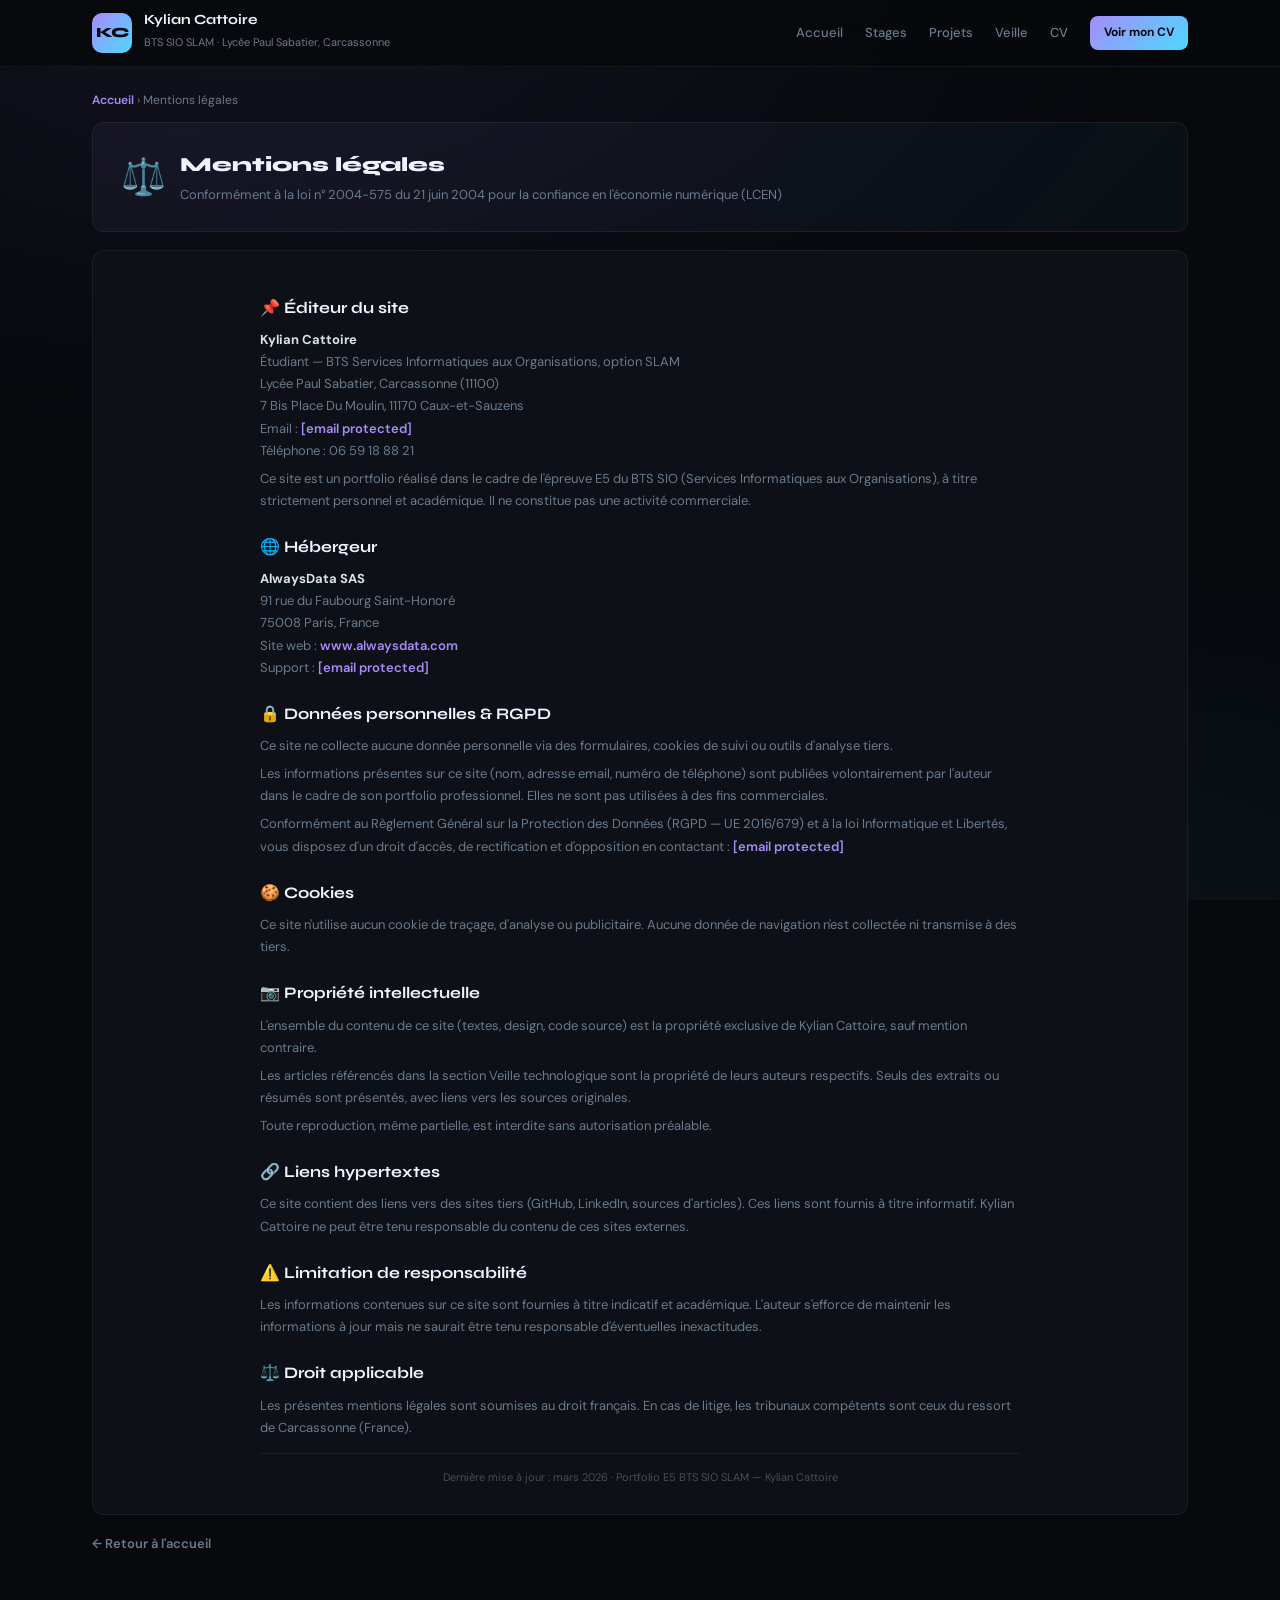
<file: mentions-legales.html>
<!DOCTYPE html>
<html lang="fr">
<head>
<meta charset="utf-8"/>
<meta name="viewport" content="width=device-width, initial-scale=1"/>
<title>Mentions légales — Kylian Cattoire · Portfolio BTS SIO SLAM</title>
<link rel="preconnect" href="https://fonts.googleapis.com"/>
<link rel="preconnect" href="https://fonts.gstatic.com" crossorigin/>
<link href="https://fonts.googleapis.com/css2?family=Syne:wght@400;600;700;800&family=DM+Sans:ital,wght@0,300;0,400;0,500;1,400&display=swap" rel="stylesheet"/>
<link rel="stylesheet" href="style.css"/>
</head>
<body>

<!-- ═══ HEADER ═══ -->
<header>
  <div class="hdr">
    <a class="logo" href="index.html">KC</a>
    <div class="brand-txt">
      <h1>Kylian Cattoire</h1>
      <small>BTS SIO SLAM · Lycée Paul Sabatier, Carcassonne</small>
    </div>
    <nav>
      <a href="index.html">Accueil</a>
      <a href="stages.html">Stages</a>
      <a href="projets.html">Projets</a>
      <a href="veille.html">Veille</a>
      <a href="cv.html">CV</a>
    </nav>
    <a class="cv-btn" href="cv.html">Voir mon CV</a>
  </div>
</header>

<!-- ═══ PAGE ═══ -->
<div class="page full">
  <div>

    <div class="breadcrumb fade-in" style="margin-bottom:12px"><a href="index.html">Accueil</a> › Mentions légales</div>

    <div class="page-banner fade-in">
      <div class="page-banner-icon">⚖️</div>
      <div>
        <h2>Mentions légales</h2>
        <p>Conformément à la loi n° 2004-575 du 21 juin 2004 pour la confiance en l'économie numérique (LCEN)</p>
      </div>
    </div>

    <div class="card fade-in">
      <div class="mentions-body">

        <h2>📌 Éditeur du site</h2>
        <p><strong style="color:var(--text)">Kylian Cattoire</strong><br>
        Étudiant — BTS Services Informatiques aux Organisations, option SLAM<br>
        Lycée Paul Sabatier, Carcassonne (11100)<br>
        7 Bis Place Du Moulin, 11170 Caux-et-Sauzens<br>
        Email : <a href="/cdn-cgi/l/email-protection#64070510100b0d16010f240309050d084a070b09"><span class="__cf_email__" data-cfemail="8deeecf9f9e2e4ffe8e6cdeae0ece4e1a3eee2e0">[email&#160;protected]</span></a><br>
        Téléphone : 06 59 18 88 21</p>

        <p>Ce site est un portfolio réalisé dans le cadre de l'épreuve E5 du BTS SIO (Services Informatiques aux Organisations), à titre strictement personnel et académique. Il ne constitue pas une activité commerciale.</p>

        <h2>🌐 Hébergeur</h2>
        <p><strong style="color:var(--text)">AlwaysData SAS</strong><br>
        91 rue du Faubourg Saint-Honoré<br>
        75008 Paris, France<br>
        Site web : <a href="https://www.alwaysdata.com" target="_blank" rel="noopener">www.alwaysdata.com</a><br>
        Support : <a href="/cdn-cgi/l/email-protection#3d4e484d4d524f497d5c514a5c444e595c495c135e5250"><span class="__cf_email__" data-cfemail="7d0e080d0d120f093d1c110a1c040e191c091c531e1210">[email&#160;protected]</span></a></p>

        <h2>🔒 Données personnelles & RGPD</h2>
        <p>Ce site ne collecte aucune donnée personnelle via des formulaires, cookies de suivi ou outils d'analyse tiers.</p>
        <p>Les informations présentes sur ce site (nom, adresse email, numéro de téléphone) sont publiées volontairement par l'auteur dans le cadre de son portfolio professionnel. Elles ne sont pas utilisées à des fins commerciales.</p>
        <p>Conformément au Règlement Général sur la Protection des Données (RGPD — UE 2016/679) et à la loi Informatique et Libertés, vous disposez d'un droit d'accès, de rectification et d'opposition en contactant : <a href="/cdn-cgi/l/email-protection#c0a3a1b4b4afa9b2a5ab80a7ada1a9aceea3afad"><span class="__cf_email__" data-cfemail="1774766363787e65727c57707a767e7b3974787a">[email&#160;protected]</span></a></p>

        <h2>🍪 Cookies</h2>
        <p>Ce site n'utilise aucun cookie de traçage, d'analyse ou publicitaire. Aucune donnée de navigation n'est collectée ni transmise à des tiers.</p>

        <h2>📷 Propriété intellectuelle</h2>
        <p>L'ensemble du contenu de ce site (textes, design, code source) est la propriété exclusive de Kylian Cattoire, sauf mention contraire.</p>
        <p>Les articles référencés dans la section Veille technologique sont la propriété de leurs auteurs respectifs. Seuls des extraits ou résumés sont présentés, avec liens vers les sources originales.</p>
        <p>Toute reproduction, même partielle, est interdite sans autorisation préalable.</p>

        <h2>🔗 Liens hypertextes</h2>
        <p>Ce site contient des liens vers des sites tiers (GitHub, LinkedIn, sources d'articles). Ces liens sont fournis à titre informatif. Kylian Cattoire ne peut être tenu responsable du contenu de ces sites externes.</p>

        <h2>⚠️ Limitation de responsabilité</h2>
        <p>Les informations contenues sur ce site sont fournies à titre indicatif et académique. L'auteur s'efforce de maintenir les informations à jour mais ne saurait être tenu responsable d'éventuelles inexactitudes.</p>

        <h2>⚖️ Droit applicable</h2>
        <p>Les présentes mentions légales sont soumises au droit français. En cas de litige, les tribunaux compétents sont ceux du ressort de Carcassonne (France).</p>

        <div class="divider"></div>
        <p style="font-size:11px;color:rgba(255,255,255,.25);text-align:center">
          Dernière mise à jour : mars 2026 · Portfolio E5 BTS SIO SLAM — Kylian Cattoire
        </p>

      </div>
    </div>

    <div style="margin-top:4px">
      <a class="section-link" href="index.html" style="color:var(--muted)">← Retour à l'accueil</a>
    </div>

  </div>
</div>

<!-- ═══ FOOTER ═══ -->
<footer>
  <strong s
</file>
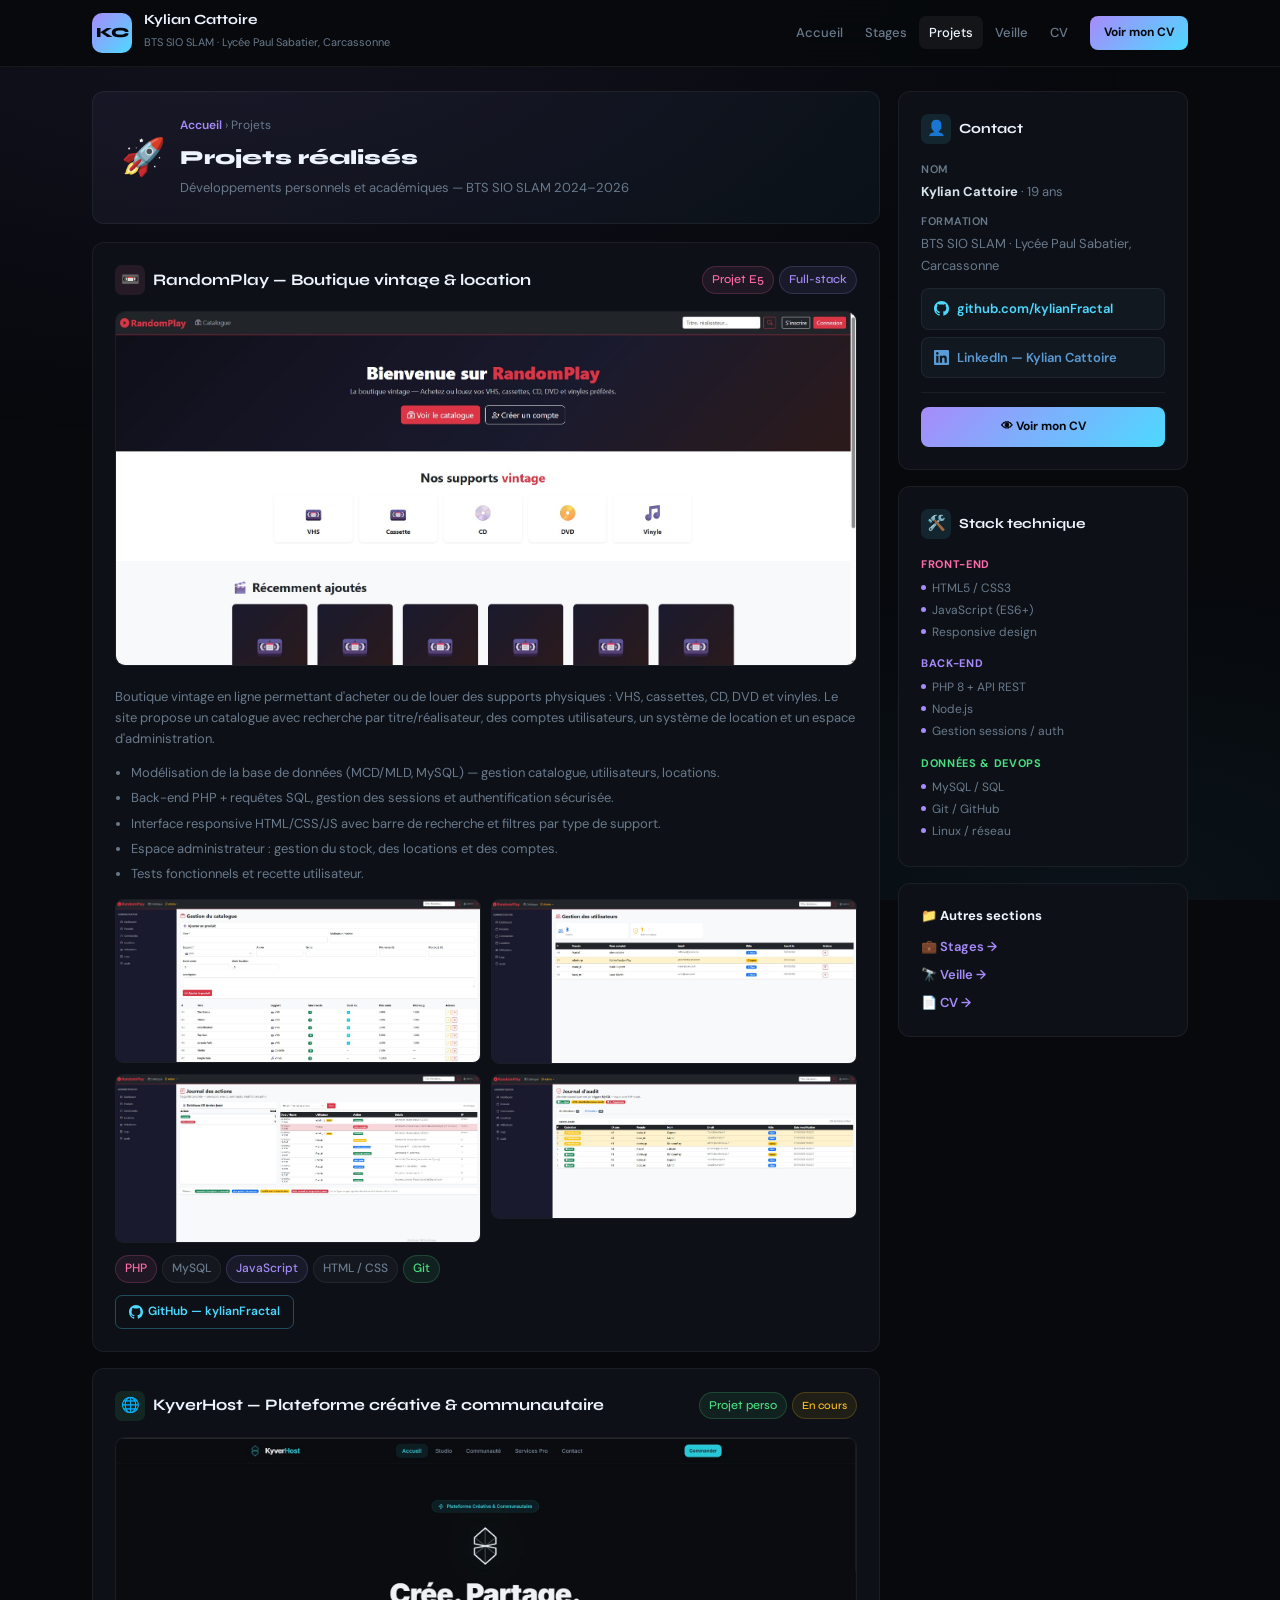
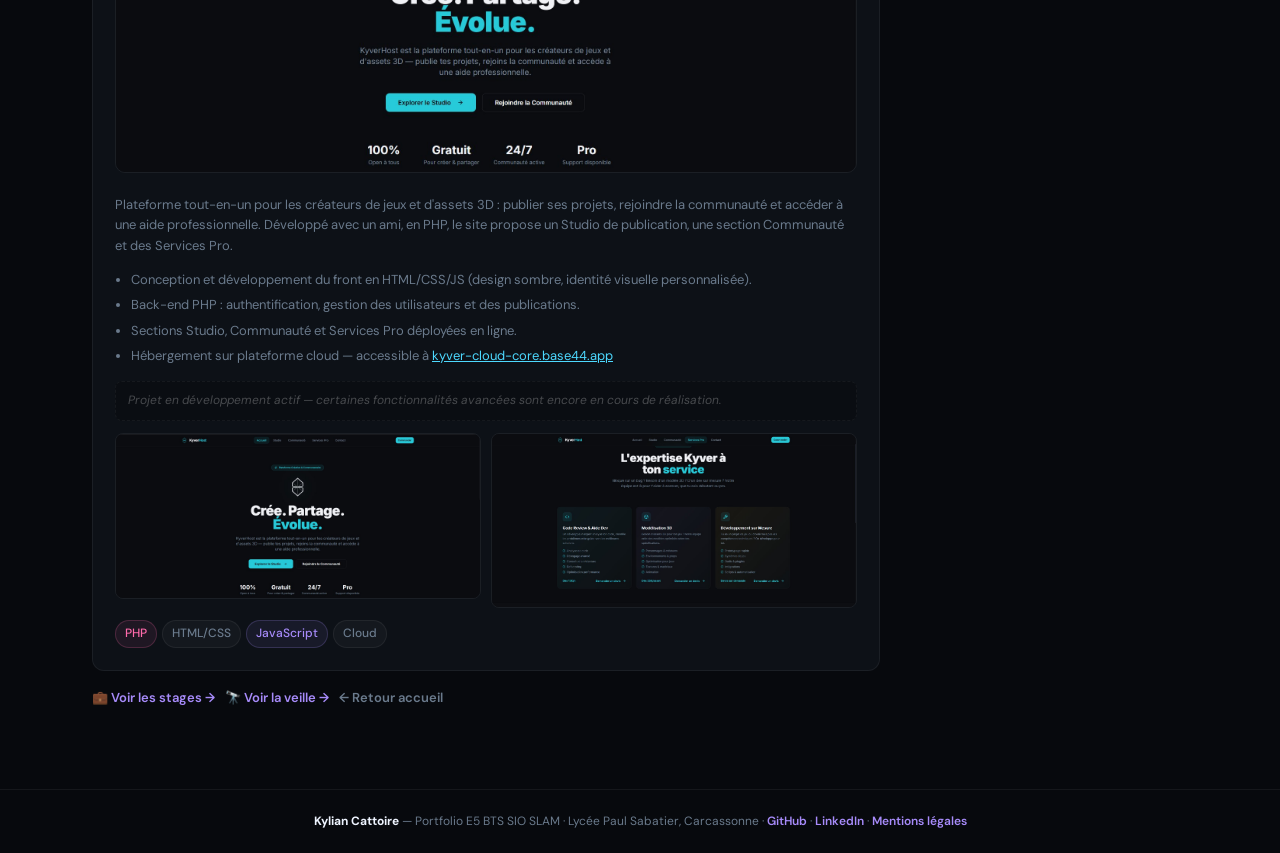
<file: projets.html>
<!DOCTYPE html>
<html lang="fr">
<head>
<meta charset="utf-8"/>
<meta name="viewport" content="width=device-width, initial-scale=1"/>
<title>Projets — Kylian Cattoire · Portfolio BTS SIO SLAM</title>
<link rel="preconnect" href="https://fonts.googleapis.com"/>
<link rel="preconnect" href="https://fonts.gstatic.com" crossorigin/>
<link href="https://fonts.googleapis.com/css2?family=Syne:wght@400;600;700;800&family=DM+Sans:ital,wght@0,300;0,400;0,500;1,400&display=swap" rel="stylesheet"/>
<link rel="stylesheet" href="style.css"/>
</head>
<body>

<!-- ═══ HEADER ═══ -->
<header>
  <div class="hdr">
    <a class="logo" href="index.html">KC</a>
    <div class="brand-txt">
      <h1>Kylian Cattoire</h1>
      <small>BTS SIO SLAM · Lycée Paul Sabatier, Carcassonne</small>
    </div>
    <nav>
      <a href="index.html">Accueil</a>
      <a href="stages.html">Stages</a>
      <a href="projets.html">Projets</a>
      <a href="veille.html">Veille</a>
      <a href="cv.html">CV</a>
    </nav>
    <a class="cv-btn" href="cv.html">Voir mon CV</a>
  </div>
</header>

<!-- ═══ PAGE ═══ -->
<div class="page">
  <div>

    <!-- Bannière page -->
    <div class="page-banner fade-in">
      <div class="page-banner-icon">🚀</div>
      <div>
        <div class="breadcrumb"><a href="index.html">Accueil</a> › Projets</div>
        <h2>Projets réalisés</h2>
        <p>Développements personnels et académiques — BTS SIO SLAM 2024–2026</p>
      </div>
    </div>

    <!-- ── PROJET 1 ── -->
    <div class="card fade-in" id="projet-randomplay">
      <div class="ctitle">
        <div class="cicon" style="background:rgba(255,106,171,.1)">📼</div>
        RandomPlay — Boutique vintage &amp; location
        <div style="margin-left:auto;display:flex;gap:5px">
          <span class="chip pk">Projet E5</span>
          <span class="chip p">Full-stack</span>
        </div>
      </div>
      <img src="assets/randomplay-accueil.png" alt="RandomPlay — page d'accueil" style="width:100%;border-radius:10px;margin-bottom:14px;border:1px solid rgba(255,255,255,.06)"/>
      <p style="font-size:13px;color:var(--muted);margin-bottom:12px;line-height:1.6">
        Boutique vintage en ligne permettant d'acheter ou de louer des supports physiques : VHS, cassettes, CD, DVD et vinyles.
        Le site propose un catalogue avec recherche par titre/réalisateur, des comptes utilisateurs, un système de location et un espace d'administration.
      </p>
      <ul class="tl" style="margin-bottom:14px">
        <li>Modélisation de la base de données (MCD/MLD, MySQL) — gestion catalogue, utilisateurs, locations.</li>
        <li>Back-end PHP + requêtes SQL, gestion des sessions et authentification sécurisée.</li>
        <li>Interface responsive HTML/CSS/JS avec barre de recherche et filtres par type de support.</li>
        <li>Espace administrateur : gestion du stock, des locations et des comptes.</li>
        <li>Tests fonctionnels et recette utilisateur.</li>
      </ul>
      <div class="screens" style="grid-auto-rows:auto">
        <img src="assets/randomplay-catalogue.png" alt="RandomPlay — catalogue des supports" style="width:100%;border-radius:8px;border:1px solid rgba(255,255,255,.06)"/>
        <img src="assets/randomplay-admin-users.png" alt="RandomPlay — gestion utilisateurs" style="width:100%;border-radius:8px;border:1px solid rgba(255,255,255,.06)"/>
        <img src="assets/randomplay-logs.png" alt="RandomPlay — journal des actions" style="width:100%;border-radius:8px;border:1px solid rgba(255,255,255,.06)"/>
        <img src="assets/randomplay-audit.png" alt="RandomPlay — journal d'audit MySQL" style="width:100%;border-radius:8px;border:1px solid rgba(255,255,255,.06)"/>
      </div>
      <div class="chips" style="margin-top:12px">
        <span class="chip pk">PHP</span><span class="chip">MySQL</span>
        <span class="chip p">JavaScript</span><span class="chip">HTML / CSS</span><span class="chip g">Git</span>
      </div>
      <a class="gh" href="https://github.com/kylianFractal" target="_blank" style="margin-top:12px">
        <svg width="14" height="14" viewBox="0 0 16 16" fill="currentColor"><path d="M8 0C3.58 0 0 3.58 0 8c0 3.54 2.29 6.53 5.47 7.59.4.07.55-.17.55-.38 0-.19-.01-.82-.01-1.49-2.01.37-2.53-.49-2.69-.94-.09-.23-.48-.94-.82-1.13-.28-.15-.68-.52-.01-.53.63-.01 1.08.58 1.23.82.72 1.21 1.87.87 2.33.66.07-.52.28-.87.51-1.07-1.78-.2-3.64-.89-3.64-3.95 0-.87.31-1.59.82-2.15-.08-.2-.36-1.02.08-2.12 0 0 .67-.21 2.2.82.64-.18 1.32-.27 2-.27.68 0 1.36.09 2 .27 1.53-1.04 2.2-.82 2.2-.82.44 1.1.16 1.92.08 2.12.51.56.82 1.27.82 2.15 0 3.07-1.87 3.75-3.65 3.95.29.25.54.73.54 1.48 0 1.07-.01 1.93-.01 2.2 0 .21.15.46.55.38A8.013 8.013 0 0016 8c0-4.42-3.58-8-8-8z"/></svg>
        GitHub — kylianFractal
      </a>
    </div>

    <!-- ── PROJET 2 ── -->
    <div class="card fade-in" id="projet-kyverhost">
      <div class="ctitle">
        <div class="cicon" style="background:rgba(74,222,128,.1)">🌐</div>
        KyverHost — Plateforme créative &amp; communautaire
        <div style="margin-left:auto;display:flex;gap:5px">
          <span class="chip g">Projet perso</span>
          <span class="chip a" style="font-size:11px">En cours</span>
        </div>
      </div>
      <img src="assets/kyverhost-accueil.png" alt="KyverHost — page d'accueil" style="width:100%;border-radius:10px;margin-bottom:14px;border:1px solid rgba(255,255,255,.06)"/>
      <p style="font-size:13px;color:var(--muted);margin-bottom:12px;line-height:1.6">
        Plateforme tout-en-un pour les créateurs de jeux et d'assets 3D : publier ses projets, rejoindre la communauté et accéder à une aide professionnelle.
        Développé avec un ami, en PHP, le site propose un Studio de publication, une section Communauté et des Services Pro.
      </p>
      <ul class="tl" style="margin-bottom:14px">
        <li>Conception et développement du front en HTML/CSS/JS (design sombre, identité visuelle personnalisée).</li>
        <li>Back-end PHP : authentification, gestion des utilisateurs et des publications.</li>
        <li>Sections Studio, Communauté et Services Pro déployées en ligne.</li>
        <li>Hébergement sur plateforme cloud — accessible à <a href="https://kyver-cloud-core.base44.app/" target="_blank" style="color:var(--c)">kyver-cloud-core.base44.app</a></li>
      </ul>
      <div class="unfinished">Projet en développement actif — certaines fonctionnalités avancées sont encore en cours de réalisation.</div>
      <div style="display:grid;grid-template-columns:1fr 1fr;gap:10px;margin:12px 0">
        <a href="assets/kyverhost-accueil.png" target="_blank" rel="noopener">
          <img src="assets/kyverhost-accueil.png" alt="KyverHost — accueil"
               style="width:100%;height:auto;border-radius:8px;border:1px solid rgba(255,255,255,.06);display:block"/>
        </a>
        <a href="assets/kyverhost-services.png" target="_blank" rel="noopener">
          <img src="assets/kyverhost-services.png" alt="KyverHost — Services Pro"
               style="width:100%;height:auto;border-radius:8px;border:1px solid rgba(255,255,255,.06);display:block"/>
        </a>
      </div>
      <div class="chips" style="margin-top:12px">
        <span class="chip pk">PHP</span><span class="chip">HTML/CSS</span>
        <span class="chip p">JavaScript</span><span class="chip">Cloud</span>
      </div>
    </div>

    <!-- Liens nav -->
    <div style="display:flex;gap:10px;flex-wrap:wrap;margin-top:4px">
      <a class="section-link" href="stages.html">💼 Voir les stages →</a>
      <a class="section-link" href="veille.html">🔭 Voir la veille →</a>
      <a class="section-link" href="index.html" style="color:var(--muted)">← Retour accueil</a>
    </div>

  </div>

  <!-- ══ SIDEBAR ══ -->
  <aside>
    <div class="card sb-contact fade-in">
      <div class="ctitle" style="font-size:14px">
        <div class="cicon" style="background:rgba(77,217,255,.1)">👤</div>
        Contact
      </div>
      <div class="label">Nom</div>
      <p style="margin-bottom:10px"><strong>Kylian Cattoire</strong> · 19 ans</p>
      <div class="label">Formation</div>
      <p style="margin-bottom:12px">BTS SIO SLAM · Lycée Paul Sabatier, Carcassonne</p>
      <a class="net-link gh-net" href="https://github.com/kylianFractal" target="_blank">
        <svg width="15" height="15" viewBox="0 0 16 16" fill="currentColor"><path d="M8 0C3.58 0 0 3.58 0 8c0 3.54 2.29 6.53 5.47 7.59.4.07.55-.17.55-.38 0-.19-.01-.82-.01-1.49-2.01.37-2.53-.49-2.69-.94-.09-.23-.48-.94-.82-1.13-.28-.15-.68-.52-.01-.53.63-.01 1.08.58 1.23.82.72 1.21 1.87.87 2.33.66.07-.52.28-.87.51-1.07-1.78-.2-3.64-.89-3.64-3.95 0-.87.31-1.59.82-2.15-.08-.2-.36-1.02.08-2.12 0 0 .67-.21 2.2.82.64-.18 1.32-.27 2-.27.68 0 1.36.09 2 .27 1.53-1.04 2.2-.82 2.2-.82.44 1.1.16 1.92.08 2.12.51.56.82 1.27.82 2.15 0 3.07-1.87 3.75-3.65 3.95.29.25.54.73.54 1.48 0 1.07-.01 1.93-.01 2.2 0 .21.15.46.55.38A8.013 8.013 0 0016 8c0-4.42-3.58-8-8-8z"/></svg>
        github.com/kylianFractal
      </a>
      <a class="net-link li-net" href="https://www.linkedin.com/in/kylian-cattoire-a55704326/" target="_blank">
        <svg width="15" height="15" viewBox="0 0 24 24" fill="currentColor"><path d="M20.447 20.452h-3.554v-5.569c0-1.328-.027-3.037-1.852-3.037-1.853 0-2.136 1.445-2.136 2.939v5.667H9.351V9h3.414v1.561h.046c.477-.9 1.637-1.85 3.37-1.85 3.601 0 4.267 2.37 4.267 5.455v6.286zM5.337 7.433c-1.144 0-2.063-.926-2.063-2.065 0-1.138.92-2.063 2.063-2.063 1.14 0 2.064.925 2.064 2.063 0 1.139-.925 2.065-2.064 2.065zm1.782 13.019H3.555V9h3.564v11.452zM22.225 0H1.771C.792 0 0 .774 0 1.729v20.542C0 23.227.792 24 1.771 24h20.451C23.2 24 24 23.227 24 22.271V1.729C24 .774 23.2 0 22.222 0h.003z"/></svg>
        LinkedIn — Kylian Cattoire
      </a>
      <div class="divider"></div>
      <a class="cv-btn" href="cv.html" style="display:block;text-align:center;padding:10px">👁 Voir mon CV</a>
    </div>

    <div class="card fade-in">
      <div class="ctitle" style="font-size:14px">
        <div class="cicon" style="background:rgba(77,217,255,.1)">🛠️</div>
        Stack technique
      </div>
      <div class="cg">
        <div class="cg-title" style="color:var(--pk)">Front-end</div>
        <div class="ci">HTML5 / CSS3</div>
        <div class="ci">JavaScript (ES6+)</div>
        <div class="ci">Responsive design</div>
      </div>
      <div class="cg">
        <div class="cg-title" style="color:var(--p)">Back-end</div>
        <div class="ci">PHP 8 + API REST</div>
        <div class="ci">Node.js</div>
        <div class="ci">Gestion sessions / auth</div>
      </div>
      <div class="cg" style="margin-bottom:0">
        <div class="cg-title" style="color:var(--g)">Données & DevOps</div>
        <div class="ci">MySQL / SQL</div>
        <div class="ci">Git / GitHub</div>
        <div class="ci">Linux / réseau</div>
      </div>
    </div>

    <div class="card fade-in">
      <div style="font-size:12px;color:var(--muted);line-height:1.6">
        <strong style="color:var(--head);font-size:13px">📁 Autres sections</strong>
        <div style="margin-top:10px;display:flex;flex-direction:column;gap:7px">
          <a href="stages.html" class="section-link">💼 Stages →</a>
          <a href="veille.html" class="section-link">🔭 Veille →</a>
          <a href="cv.html" class="section-link">📄 CV →</a>
        </div>
      </div>
    </div>
  </aside>
</div>

<!-- ═══ FOOTER ═══ -->
<footer>
  <strong style="color:var(--head)">Kylian Cattoire</strong> — Portfolio E5 BTS SIO SLAM ·
  Lycée Paul Sabatier, Carcassonne ·
  <a href="https://github.com/kylianFractal" target="_blank">GitHub</a> ·
  <a href="https://www.linkedin.com/in/kylian-cattoire-a55704326/" target="_blank">LinkedIn</a> ·
  <a href="mentions-legales.html">Mentions légales</a>
</footer>

<script src="main.js"></script>
</body>
</html>
</file>
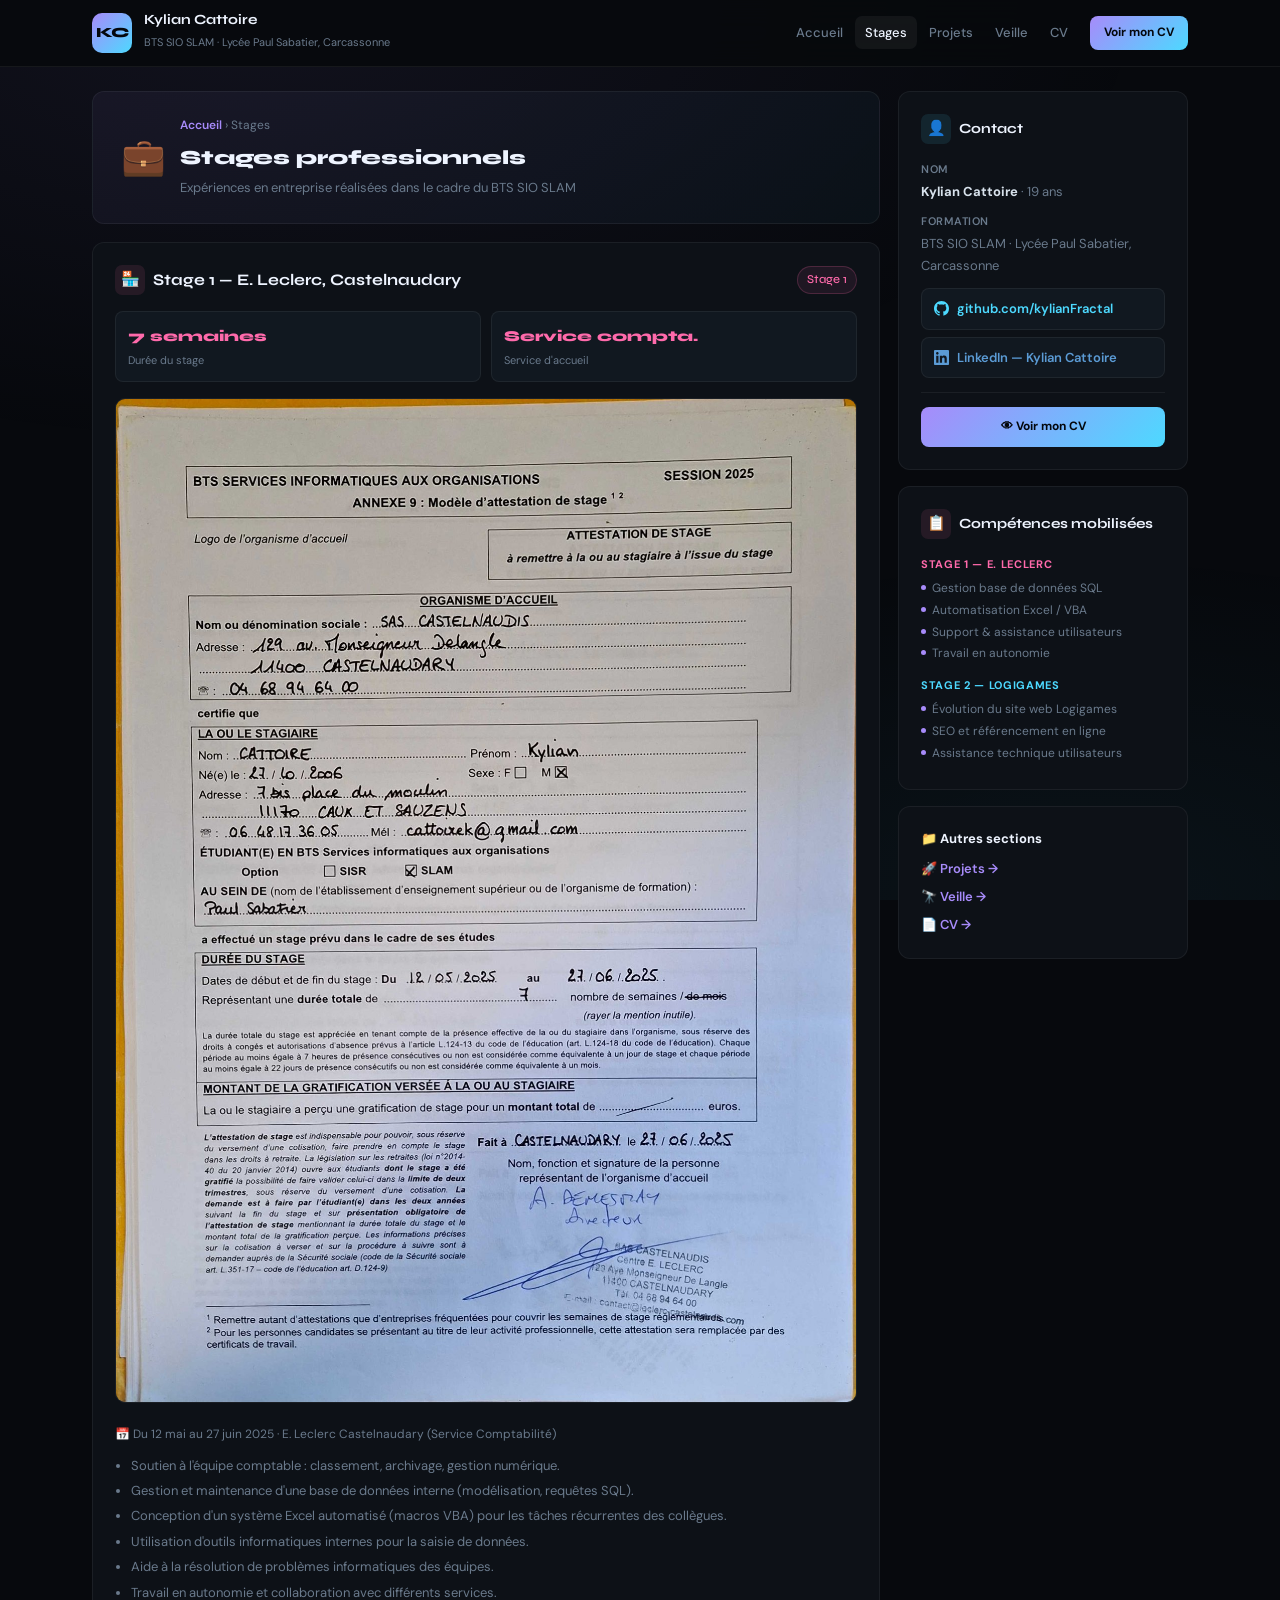
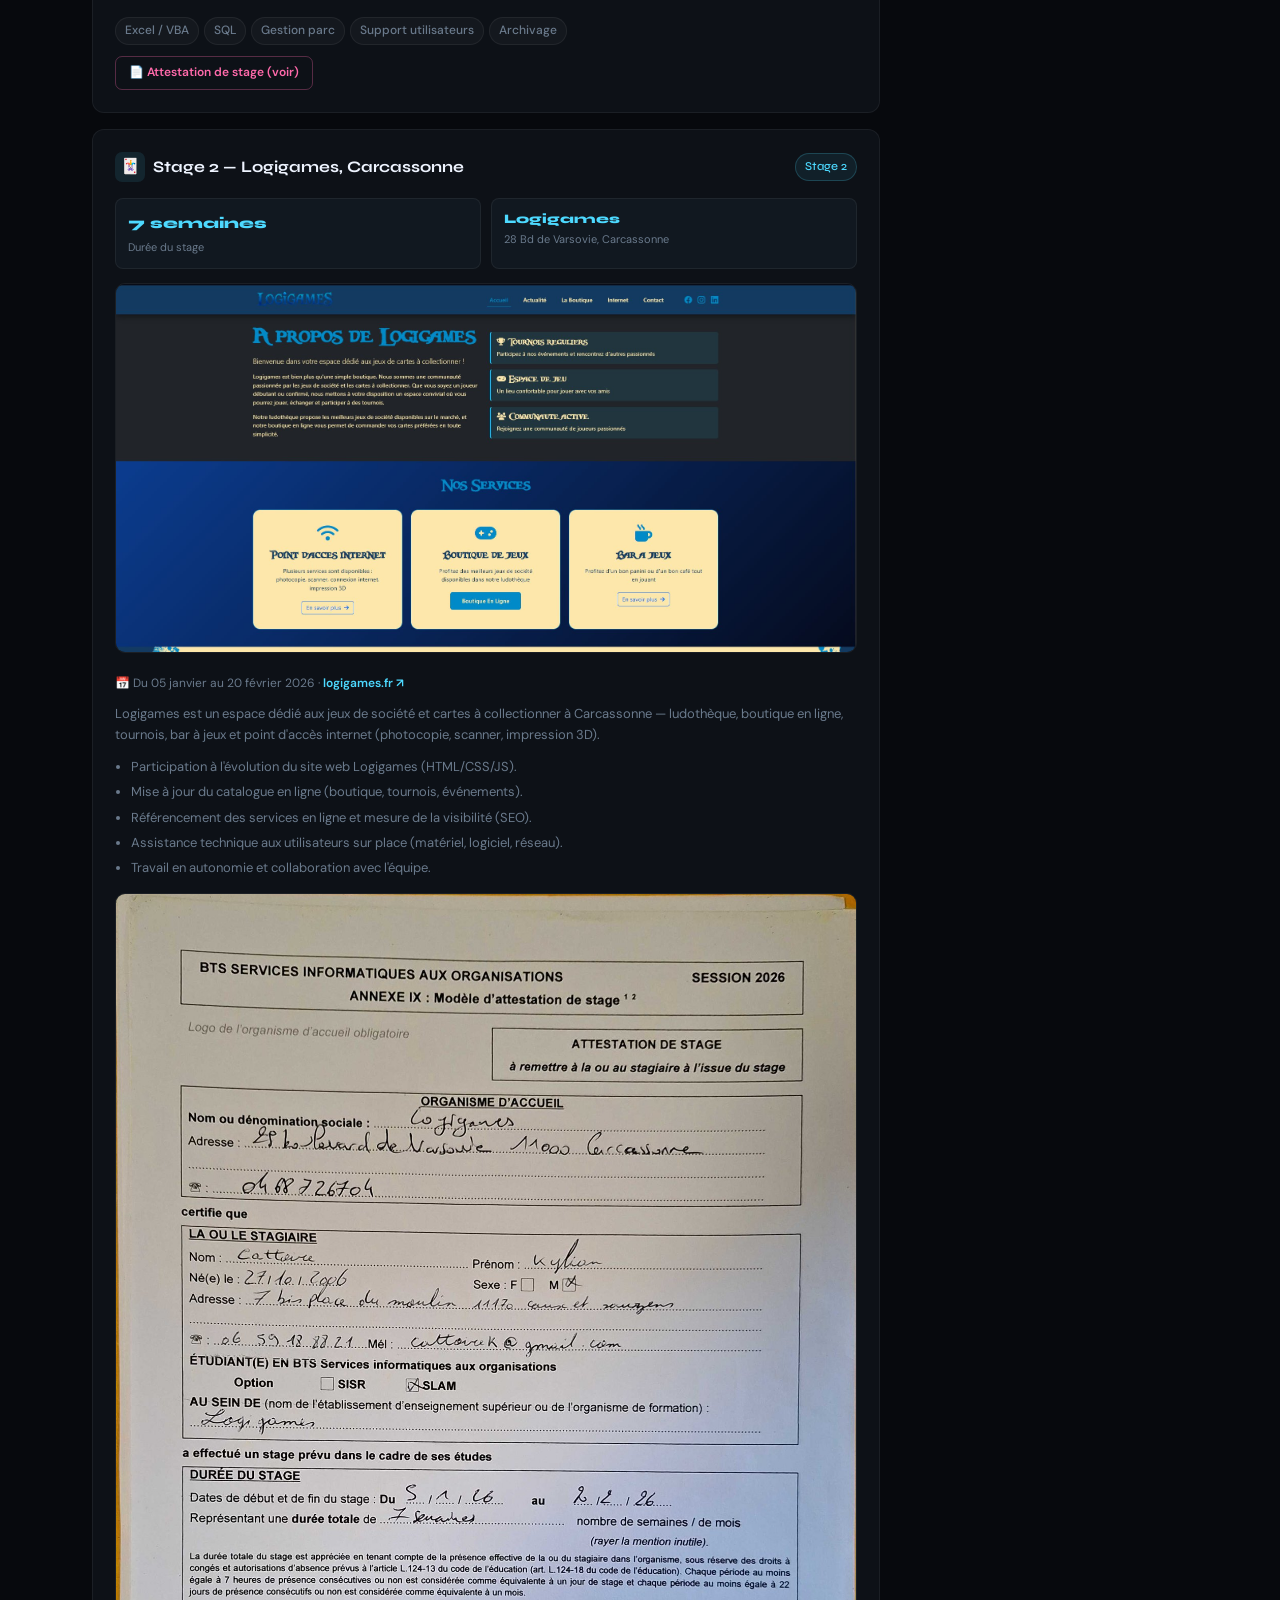
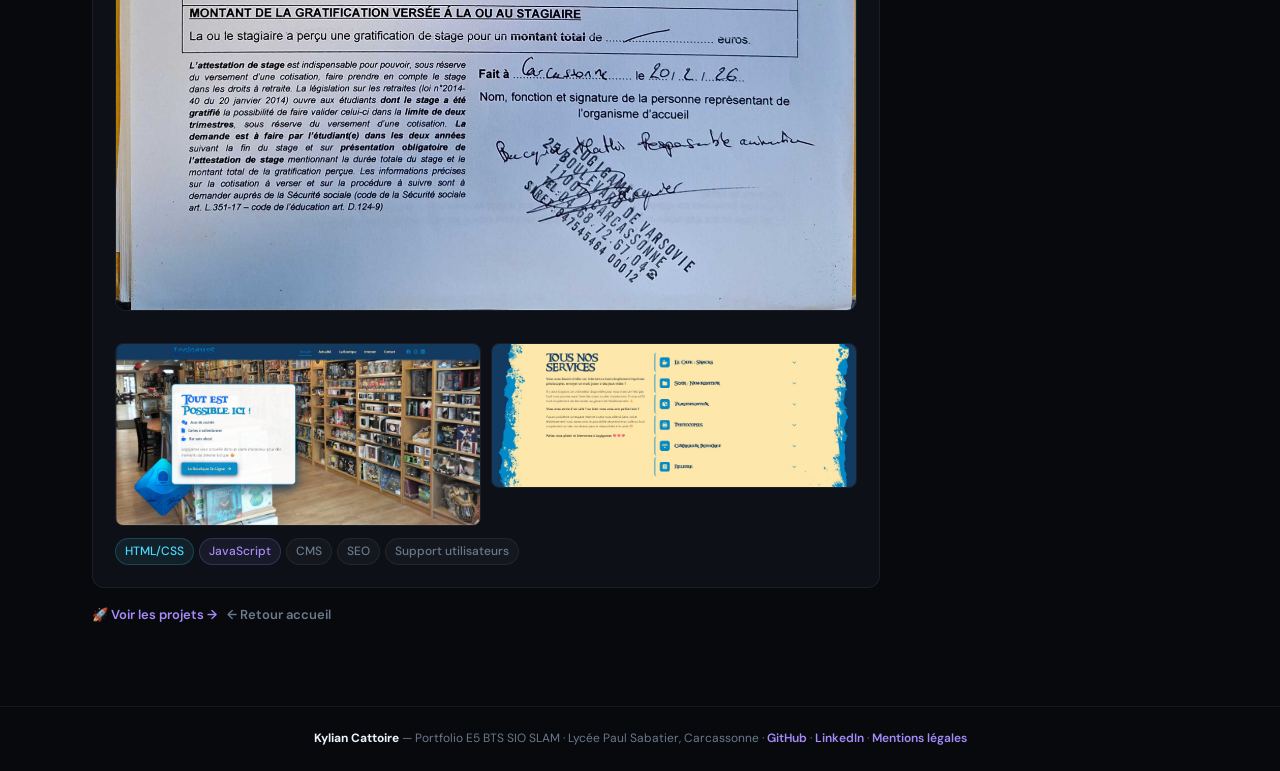
<file: stages.html>
<!DOCTYPE html>
<html lang="fr">
<head>
<meta charset="utf-8"/>
<meta name="viewport" content="width=device-width, initial-scale=1"/>
<title>Stages — Kylian Cattoire · Portfolio BTS SIO SLAM</title>
<link rel="preconnect" href="https://fonts.googleapis.com"/>
<link rel="preconnect" href="https://fonts.gstatic.com" crossorigin/>
<link href="https://fonts.googleapis.com/css2?family=Syne:wght@400;600;700;800&family=DM+Sans:ital,wght@0,300;0,400;0,500;1,400&display=swap" rel="stylesheet"/>
<link rel="stylesheet" href="style.css"/>
</head>
<body>

<!-- ═══ HEADER ═══ -->
<header>
  <div class="hdr">
    <a class="logo" href="index.html">KC</a>
    <div class="brand-txt">
      <h1>Kylian Cattoire</h1>
      <small>BTS SIO SLAM · Lycée Paul Sabatier, Carcassonne</small>
    </div>
    <nav>
      <a href="index.html">Accueil</a>
      <a href="stages.html">Stages</a>
      <a href="projets.html">Projets</a>
      <a href="veille.html">Veille</a>
      <a href="cv.html">CV</a>
    </nav>
    <a class="cv-btn" href="cv.html">Voir mon CV</a>
  </div>
</header>

<!-- ═══ PAGE ═══ -->
<div class="page">
  <div>

    <!-- Bannière page -->
    <div class="page-banner fade-in">
      <div class="page-banner-icon">💼</div>
      <div>
        <div class="breadcrumb"><a href="index.html">Accueil</a> › Stages</div>
        <h2>Stages professionnels</h2>
        <p>Expériences en entreprise réalisées dans le cadre du BTS SIO SLAM</p>
      </div>
    </div>

    <!-- ── STAGE 1 ── -->
    <div class="card fade-in" id="stage1">
      <div class="ctitle">
        <div class="cicon" style="background:rgba(255,106,171,.1)">🏪</div>
        Stage 1 — E. Leclerc, Castelnaudary
        <span class="chip pk" style="margin-left:auto">Stage 1</span>
      </div>

      <div style="display:grid;grid-template-columns:1fr 1fr;gap:10px;margin-bottom:16px">
        <div class="stat"><div class="n" style="font-size:15px;color:var(--pk)">7 semaines</div><div class="l">Durée du stage</div></div>
        <div class="stat"><div class="n" style="font-size:15px;color:var(--pk)">Service compta.</div><div class="l">Service d'accueil</div></div>
      </div>

      <a href="assets/attestation-stage1.png" target="_blank" rel="noopener">
        <img src="assets/attestation-stage1.png" alt="Attestation Stage 1 — E.Leclerc Castelnaudary"
             style="width:100%;border-radius:10px;margin-bottom:14px;border:1px solid rgba(255,255,255,.06);cursor:zoom-in"/>
      </a>

      <div class="stage-meta">📅 Du 12 mai au 27 juin 2025 · E. Leclerc Castelnaudary (Service Comptabilité)</div>

      <ul class="tl" style="margin-bottom:14px">
        <li>Soutien à l'équipe comptable : classement, archivage, gestion numérique.</li>
        <li>Gestion et maintenance d'une base de données interne (modélisation, requêtes SQL).</li>
        <li>Conception d'un système Excel automatisé (macros VBA) pour les tâches récurrentes des collègues.</li>
        <li>Utilisation d'outils informatiques internes pour la saisie de données.</li>
        <li>Aide à la résolution de problèmes informatiques des équipes.</li>
        <li>Travail en autonomie et collaboration avec différents services.</li>
      </ul>

      <!-- Captures travaux — à compléter quand tu auras les images -->

      <div class="chips" style="margin-top:12px">
        <span class="chip">Excel / VBA</span>
        <span class="chip">SQL</span>
        <span class="chip">Gestion parc</span>
        <span class="chip">Support utilisateurs</span>
        <span class="chip">Archivage</span>
      </div>
      <a class="dl pk" href="assets/attestation-stage1.png" title="Attestation Stage 1 — E.Leclerc" target="_blank">📄 Attestation de stage (voir)</a>
    </div>

    <!-- ── STAGE 2 ── -->
    <div class="card fade-in" id="stage2">
      <div class="ctitle">
        <div class="cicon" style="background:rgba(77,217,255,.1)">🃏</div>
        Stage 2 — Logigames, Carcassonne
        <span class="chip c" style="margin-left:auto">Stage 2</span>
      </div>

      <div style="display:grid;grid-template-columns:1fr 1fr;gap:10px;margin-bottom:14px">
        <div class="stat"><div class="n" style="font-size:15px;color:var(--c)">7 semaines</div><div class="l">Durée du stage</div></div>
        <div class="stat"><div class="n" style="font-size:13px;color:var(--c);line-height:1.3">Logigames</div><div class="l">28 Bd de Varsovie, Carcassonne</div></div>
      </div>

      <!-- Photo du site Logigames -->
      <a href="https://logigames.fr" target="_blank" rel="noopener">
        <img src="assets/logigames-accueil.png" alt="Site Logigames — jeux de société Carcassonne"
             style="width:100%;border-radius:10px;margin-bottom:14px;border:1px solid rgba(255,255,255,.06);cursor:pointer"/>
      </a>

      <div class="stage-meta">📅 Du 05 janvier au 20 février 2026 · <a href="https://logigames.fr" target="_blank" style="color:var(--c);text-decoration:none;font-weight:600">logigames.fr ↗</a></div>

      <p style="font-size:13px;color:var(--muted);margin:8px 0 10px;line-height:1.6">
        Logigames est un espace dédié aux jeux de société et cartes à collectionner à Carcassonne — ludothèque,
        boutique en ligne, tournois, bar à jeux et point d'accès internet (photocopie, scanner, impression 3D).
      </p>

      <ul class="tl" style="margin-bottom:14px">
        <li>Participation à l'évolution du site web Logigames (HTML/CSS/JS).</li>
        <li>Mise à jour du catalogue en ligne (boutique, tournois, événements).</li>
        <li>Référencement des services en ligne et mesure de la visibilité (SEO).</li>
        <li>Assistance technique aux utilisateurs sur place (matériel, logiciel, réseau).</li>
        <li>Travail en autonomie et collaboration avec l'équipe.</li>
      </ul>

      <!-- Attestation visible directement -->
      <a href="assets/attestation-stage2.png" target="_blank" rel="noopener">
        <img src="assets/attestation-stage2.png" alt="Attestation de stage — Logigames Carcassonne"
             style="width:100%;border-radius:10px;margin-bottom:12px;border:1px solid rgba(255,255,255,.06);cursor:zoom-in"/>
      </a>

      <!-- Captures de travaux — à compléter -->
      <div style="display:grid;grid-template-columns:1fr 1fr;gap:10px;margin:12px 0">
        <a href="assets/logigames-boutique.png" target="_blank" rel="noopener">
          <img src="assets/logigames-boutique.png" alt="Logigames — boutique"
               style="width:100%;height:auto;border-radius:8px;border:1px solid rgba(255,255,255,.06);display:block"/>
        </a>
        <a href="assets/logigames-services.png" target="_blank" rel="noopener">
          <img src="assets/logigames-services.png" alt="Logigames — services"
               style="width:100%;height:auto;border-radius:8px;border:1px solid rgba(255,255,255,.06);display:block"/>
        </a>
      </div>

      <div class="chips" style="margin-top:12px">
        <span class="chip c">HTML/CSS</span>
        <span class="chip p">JavaScript</span>
        <span class="chip">CMS</span>
        <span class="chip">SEO</span>
        <span class="chip">Support utilisateurs</span>
      </div>
    </div>

    <!-- ── Liens ── -->
    <div style="display:flex;gap:10px;flex-wrap:wrap;margin-top:4px">
      <a class="section-link" href="projets.html">🚀 Voir les projets →</a>
      <a class="section-link" href="index.html" style="color:var(--muted)">← Retour accueil</a>
    </div>

  </div>

  <!-- ══ SIDEBAR ══ -->
  <aside>
    <div class="card sb-contact fade-in">
      <div class="ctitle" style="font-size:14px">
        <div class="cicon" style="background:rgba(77,217,255,.1)">👤</div>
        Contact
      </div>
      <div class="label">Nom</div>
      <p style="margin-bottom:10px"><strong>Kylian Cattoire</strong> · 19 ans</p>
      <div class="label">Formation</div>
      <p style="margin-bottom:12px">BTS SIO SLAM · Lycée Paul Sabatier, Carcassonne</p>
      <a class="net-link gh-net" href="https://github.com/kylianFractal" target="_blank">
        <svg width="15" height="15" viewBox="0 0 16 16" fill="currentColor"><path d="M8 0C3.58 0 0 3.58 0 8c0 3.54 2.29 6.53 5.47 7.59.4.07.55-.17.55-.38 0-.19-.01-.82-.01-1.49-2.01.37-2.53-.49-2.69-.94-.09-.23-.48-.94-.82-1.13-.28-.15-.68-.52-.01-.53.63-.01 1.08.58 1.23.82.72 1.21 1.87.87 2.33.66.07-.52.28-.87.51-1.07-1.78-.2-3.64-.89-3.64-3.95 0-.87.31-1.59.82-2.15-.08-.2-.36-1.02.08-2.12 0 0 .67-.21 2.2.82.64-.18 1.32-.27 2-.27.68 0 1.36.09 2 .27 1.53-1.04 2.2-.82 2.2-.82.44 1.1.16 1.92.08 2.12.51.56.82 1.27.82 2.15 0 3.07-1.87 3.75-3.65 3.95.29.25.54.73.54 1.48 0 1.07-.01 1.93-.01 2.2 0 .21.15.46.55.38A8.013 8.013 0 0016 8c0-4.42-3.58-8-8-8z"/></svg>
        github.com/kylianFractal
      </a>
      <a class="net-link li-net" href="https://www.linkedin.com/in/kylian-cattoire-a55704326/" target="_blank">
        <svg width="15" height="15" viewBox="0 0 24 24" fill="currentColor"><path d="M20.447 20.452h-3.554v-5.569c0-1.328-.027-3.037-1.852-3.037-1.853 0-2.136 1.445-2.136 2.939v5.667H9.351V9h3.414v1.561h.046c.477-.9 1.637-1.85 3.37-1.85 3.601 0 4.267 2.37 4.267 5.455v6.286zM5.337 7.433c-1.144 0-2.063-.926-2.063-2.065 0-1.138.92-2.063 2.063-2.063 1.14 0 2.064.925 2.064 2.063 0 1.139-.925 2.065-2.064 2.065zm1.782 13.019H3.555V9h3.564v11.452zM22.225 0H1.771C.792 0 0 .774 0 1.729v20.542C0 23.227.792 24 1.771 24h20.451C23.2 24 24 23.227 24 22.271V1.729C24 .774 23.2 0 22.222 0h.003z"/></svg>
        LinkedIn — Kylian Cattoire
      </a>
      <div class="divider"></div>
      <a class="cv-btn" href="cv.html" style="display:block;text-align:center;padding:10px">👁 Voir mon CV</a>
    </div>

    <div class="card fade-in">
      <div class="ctitle" style="font-size:14px">
        <div class="cicon" style="background:rgba(255,106,171,.1)">📋</div>
        Compétences mobilisées
      </div>
      <div class="cg">
        <div class="cg-title" style="color:var(--pk)">Stage 1 — E. Leclerc</div>
        <div class="ci">Gestion base de données SQL</div>
        <div class="ci">Automatisation Excel / VBA</div>
        <div class="ci">Support &amp; assistance utilisateurs</div>
        <div class="ci">Travail en autonomie</div>
      </div>
      <div class="cg" style="margin-bottom:0">
        <div class="cg-title" style="color:var(--c)">Stage 2 — Logigames</div>
        <div class="ci">Évolution du site web Logigames</div>
        <div class="ci">SEO et référencement en ligne</div>
        <div class="ci">Assistance technique utilisateurs</div>
      </div>
    </div>

    <div class="card fade-in">
      <div style="font-size:12px;color:var(--muted);line-height:1.6">
        <strong style="color:var(--head);font-size:13px">📁 Autres sections</strong>
        <div style="margin-top:10px;display:flex;flex-direction:column;gap:7px">
          <a href="projets.html" class="section-link">🚀 Projets →</a>
          <a href="veille.html" class="section-link">🔭 Veille →</a>
          <a href="cv.html" class="section-link">📄 CV →</a>
        </div>
      </div>
    </div>
  </aside>
</div>

<!-- ═══ FOOTER ═══ -->
<footer>
  <strong style="color:var(--head)">Kylian Cattoire</strong> — Portfolio E5 BTS SIO SLAM ·
  Lycée Paul Sabatier, Carcassonne ·
  <a href="https://github.com/kylianFractal" target="_blank">GitHub</a> ·
  <a href="https://www.linkedin.com/in/kylian-cattoire-a55704326/" target="_blank">LinkedIn</a> ·
  <a href="mentions-legales.html">Mentions légales</a>
</footer>

<script src="main.js"></script>
</body>
</html>
</file>
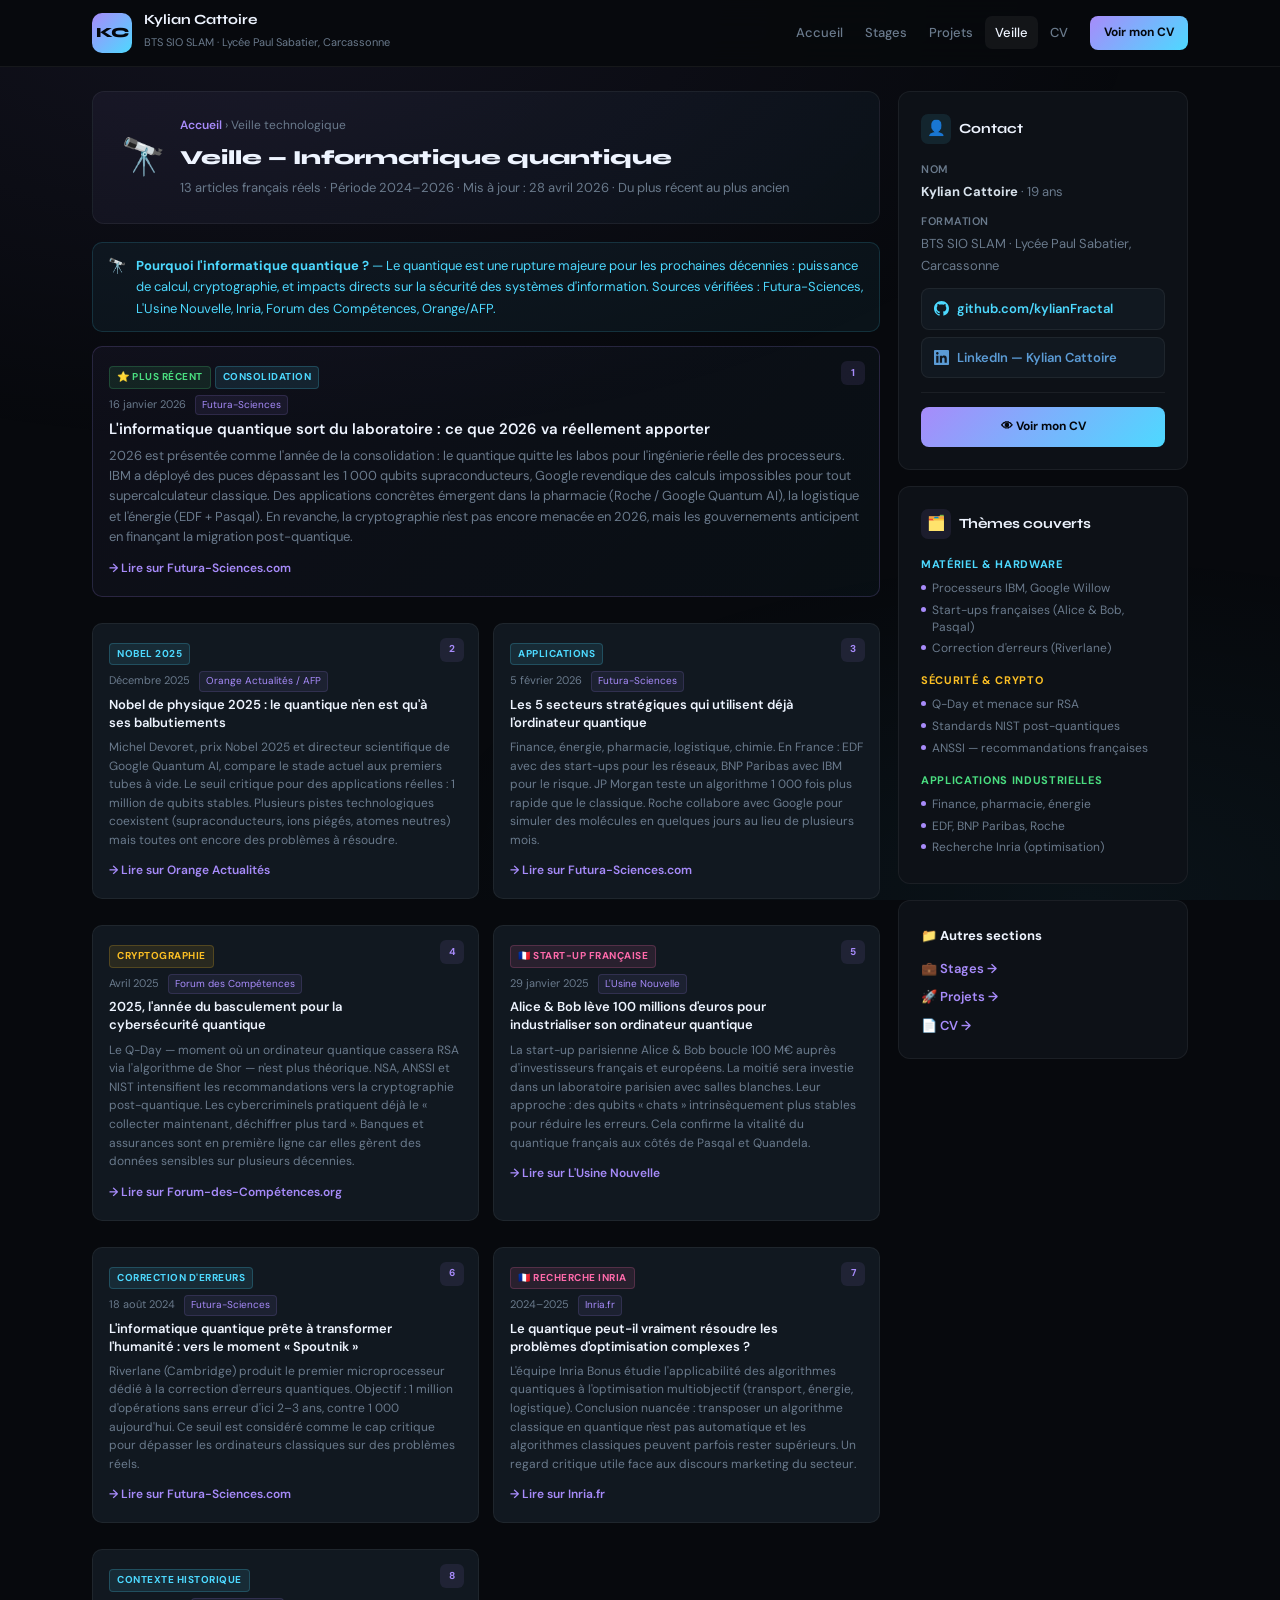
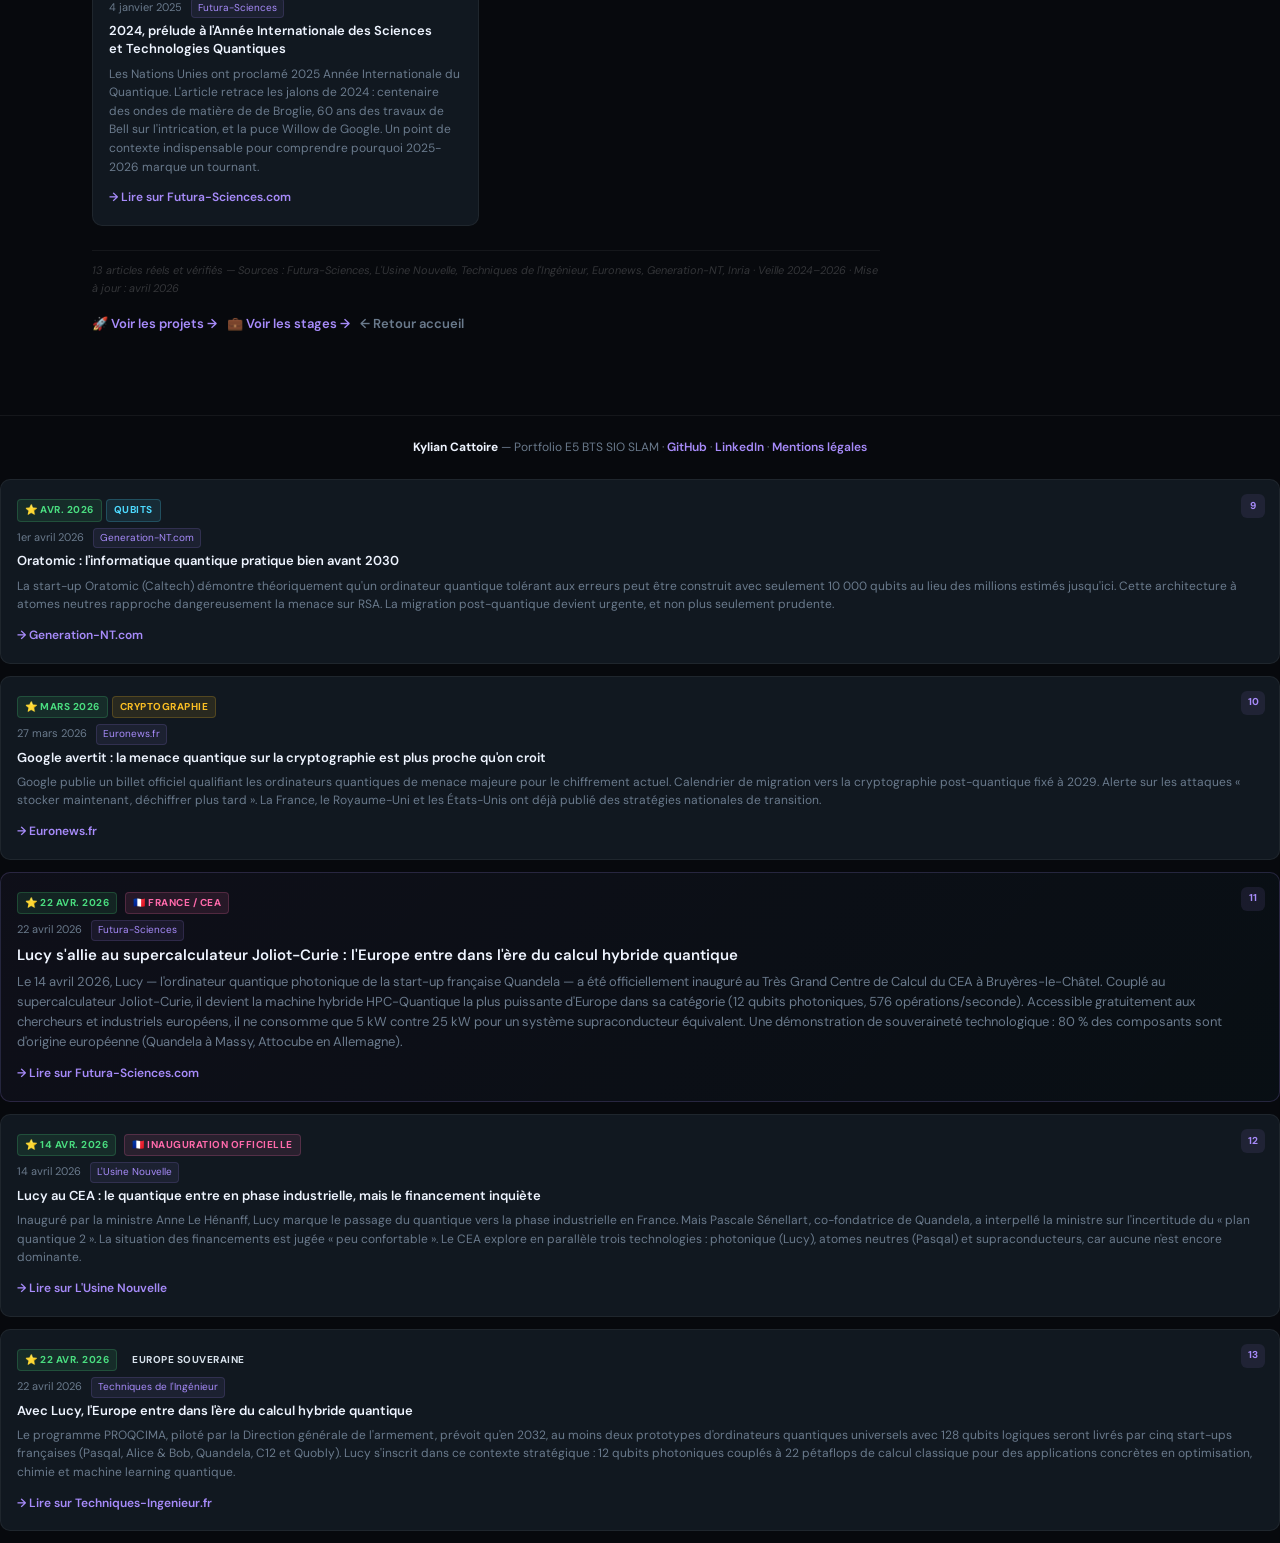
<file: veille.html>
<!DOCTYPE html>
<html lang="fr">
<head>
<meta charset="utf-8"/>
<meta name="viewport" content="width=device-width, initial-scale=1"/>
<title>Veille technologique — Kylian Cattoire · Portfolio BTS SIO SLAM</title>
<link rel="preconnect" href="https://fonts.googleapis.com"/>
<link rel="preconnect" href="https://fonts.gstatic.com" crossorigin/>
<link href="https://fonts.googleapis.com/css2?family=Syne:wght@400;600;700;800&family=DM+Sans:ital,wght@0,300;0,400;0,500;1,400&display=swap" rel="stylesheet"/>
<link rel="stylesheet" href="style.css"/>
<style>
.vi-tag{display:inline-flex;align-items:center;padding:2px 7px;border-radius:4px;font-size:10px;font-weight:700;text-transform:uppercase;letter-spacing:.05em;margin-right:4px;}
.tag-new {background:rgba(74,222,128,.1);color:var(--g);border:1px solid rgba(74,222,128,.2);}
.tag-cryp{background:rgba(251,191,36,.1);color:var(--a);border:1px solid rgba(251,191,36,.2);}
.tag-hw  {background:rgba(77,217,255,.1);color:var(--c);border:1px solid rgba(77,217,255,.2);}
.tag-fr  {background:rgba(255,106,171,.1);color:var(--pk);border:1px solid rgba(255,106,171,.2);}
.veille-grid{display:grid;grid-template-columns:1fr 1fr;gap:14px;}
@media(max-width:700px){.veille-grid{grid-template-columns:1fr;}}
.vi-full{grid-column:1/-1;background:linear-gradient(135deg,rgba(167,139,250,.05),rgba(77,217,255,.03));border-color:rgba(167,139,250,.18)!important;}
.vi-full .vi-title{font-size:15px;}
.vi-full .vi-txt{font-size:13px;}
</style>
</head>
<body>

<header>
  <div class="hdr">
    <a class="logo" href="index.html">KC</a>
    <div class="brand-txt"><h1>Kylian Cattoire</h1><small>BTS SIO SLAM · Lycée Paul Sabatier, Carcassonne</small></div>
    <nav>
      <a href="index.html">Accueil</a><a href="stages.html">Stages</a><a href="projets.html">Projets</a>
      <a href="veille.html" class="active">Veille</a><a href="cv.html">CV</a>
    </nav>
    <a class="cv-btn" href="cv.html">Voir mon CV</a>
  </div>
</header>

<div class="page">
<div>

  <div class="page-banner fade-in">
    <div class="page-banner-icon">🔭</div>
    <div>
      <div class="breadcrumb"><a href="index.html">Accueil</a> › Veille technologique</div>
      <h2>Veille — Informatique quantique</h2>
      <p>13 articles français réels · Période 2024–2026 · Mis à jour : 28 avril 2026 · Du plus récent au plus ancien</p>
    </div>
  </div>

  <div class="alert info fade-in">
    <span class="alert-ico">🔭</span>
    <div>
      <strong>Pourquoi l'informatique quantique ?</strong> — Le quantique est une rupture majeure pour les prochaines décennies : puissance de calcul, cryptographie, et impacts directs sur la sécurité des systèmes d'information. Sources vérifiées : Futura-Sciences, L'Usine Nouvelle, Inria, Forum des Compétences, Orange/AFP.
    </div>
  </div>

  <div class="veille-grid">

    <!-- 1 — Futura-Sciences janv. 2026 — PLEINE LARGEUR -->
    <div class="vi vi-full fade-in">
      <div class="vi-num">1</div>
      <div style="margin-bottom:6px"><span class="vi-tag tag-new">⭐ Plus récent</span><span class="vi-tag tag-hw">Consolidation</span></div>
      <div class="vi-date">16 janvier 2026 <span class="vi-src">Futura-Sciences</span></div>
      <div class="vi-title">L'informatique quantique sort du laboratoire : ce que 2026 va réellement apporter</div>
      <div class="vi-txt">
        2026 est présentée comme l'année de la consolidation : le quantique quitte les labos pour l'ingénierie réelle des processeurs. IBM a déployé des puces dépassant les 1 000 qubits supraconducteurs, Google revendique des calculs impossibles pour tout supercalculateur classique. Des applications concrètes émergent dans la pharmacie (Roche / Google Quantum AI), la logistique et l'énergie (EDF + Pasqal). En revanche, la cryptographie n'est pas encore menacée en 2026, mais les gouvernements anticipent en finançant la migration post-quantique.
      </div>
      <a class="vi-link" href="https://www.futura-sciences.com/tech/actualites/ordinateur-quantique-informatique-quantique-sort-laboratoire-ce-2026-va-reellement-apporter-129974/" target="_blank" rel="noopener">→ Lire sur Futura-Sciences.com</a>
    </div>

    <!-- 2 — Orange/AFP déc. 2025 -->
    <div class="vi fade-in">
      <div class="vi-num">2</div>
      <div style="margin-bottom:6px"><span class="vi-tag tag-hw">Nobel 2025</span></div>
      <div class="vi-date">Décembre 2025 <span class="vi-src">Orange Actualités / AFP</span></div>
      <div class="vi-title">Nobel de physique 2025 : le quantique n'en est qu'à ses balbutiements</div>
      <div class="vi-txt">
        Michel Devoret, prix Nobel 2025 et directeur scientifique de Google Quantum AI, compare le stade actuel aux premiers tubes à vide. Le seuil critique pour des applications réelles : 1 million de qubits stables. Plusieurs pistes technologiques coexistent (supraconducteurs, ions piégés, atomes neutres) mais toutes ont encore des problèmes à résoudre.
      </div>
      <a class="vi-link" href="https://actu.orange.fr/societe/high-tech/pour-le-nobel-de-physique-2025-l-ordinateur-quantique-n-en-est-qu-a-ses-balbutiements-CNT000002mfzxz.html" target="_blank" rel="noopener">→ Lire sur Orange Actualités</a>
    </div>

    <!-- 3 — Futura-Sciences fév. 2026 -->
    <div class="vi fade-in">
      <div class="vi-num">3</div>
      <div style="margin-bottom:6px"><span class="vi-tag tag-hw">Applications</span></div>
      <div class="vi-date">5 février 2026 <span class="vi-src">Futura-Sciences</span></div>
      <div class="vi-title">Les 5 secteurs stratégiques qui utilisent déjà l'ordinateur quantique</div>
      <div class="vi-txt">
        Finance, énergie, pharmacie, logistique, chimie. En France : EDF avec des start-ups pour les réseaux, BNP Paribas avec IBM pour le risque. JP Morgan teste un algorithme 1 000 fois plus rapide que le classique. Roche collabore avec Google pour simuler des molécules en quelques jours au lieu de plusieurs mois.
      </div>
      <a class="vi-link" href="https://www.futura-sciences.com/tech/actualites/tech-fest-ordinateur-quantique-va-tout-changer-voici-5-secteurs-strategiques-utilisent-deja-130909/" target="_blank" rel="noopener">→ Lire sur Futura-Sciences.com</a>
    </div>

    <!-- 4 — Forum des Compétences avr. 2025 -->
    <div class="vi fade-in">
      <div class="vi-num">4</div>
      <div style="margin-bottom:6px"><span class="vi-tag tag-cryp">Cryptographie</span></div>
      <div class="vi-date">Avril 2025 <span class="vi-src">Forum des Compétences</span></div>
      <div class="vi-title">2025, l'année du basculement pour la cybersécurité quantique</div>
      <div class="vi-txt">
        Le Q-Day — moment où un ordinateur quantique cassera RSA via l'algorithme de Shor — n'est plus théorique. NSA, ANSSI et NIST intensifient les recommandations vers la cryptographie post-quantique. Les cybercriminels pratiquent déjà le « collecter maintenant, déchiffrer plus tard ». Banques et assurances sont en première ligne car elles gèrent des données sensibles sur plusieurs décennies.
      </div>
      <a class="vi-link" href="https://www.forum-des-competences.org/quantique-2025/" target="_blank" rel="noopener">→ Lire sur Forum-des-Compétences.org</a>
    </div>

    <!-- 5 — L'Usine Nouvelle janv. 2025 -->
    <div class="vi fade-in">
      <div class="vi-num">5</div>
      <div style="margin-bottom:6px"><span class="vi-tag tag-fr">🇫🇷 Start-up française</span></div>
      <div class="vi-date">29 janvier 2025 <span class="vi-src">L'Usine Nouvelle</span></div>
      <div class="vi-title">Alice &amp; Bob lève 100 millions d'euros pour industrialiser son ordinateur quantique</div>
      <div class="vi-txt">
        La start-up parisienne Alice &amp; Bob boucle 100 M€ auprès d'investisseurs français et européens. La moitié sera investie dans un laboratoire parisien avec salles blanches. Leur approche : des qubits « chats » intrinsèquement plus stables pour réduire les erreurs. Cela confirme la vitalité du quantique français aux côtés de Pasqal et Quandela.
      </div>
      <a class="vi-link" href="https://www.usinenouvelle.com/quantique/" target="_blank" rel="noopener">→ Lire sur L'Usine Nouvelle</a>
    </div>

    <!-- 6 — Futura-Sciences août 2024 -->
    <div class="vi fade-in">
      <div class="vi-num">6</div>
      <div style="margin-bottom:6px"><span class="vi-tag tag-hw">Correction d'erreurs</span></div>
      <div class="vi-date">18 août 2024 <span class="vi-src">Futura-Sciences</span></div>
      <div class="vi-title">L'informatique quantique prête à transformer l'humanité : vers le moment « Spoutnik »</div>
      <div class="vi-txt">
        Riverlane (Cambridge) produit le premier microprocesseur dédié à la correction d'erreurs quantiques. Objectif : 1 million d'opérations sans erreur d'ici 2–3 ans, contre 1 000 aujourd'hui. Ce seuil est considéré comme le cap critique pour dépasser les ordinateurs classiques sur des problèmes réels.
      </div>
      <a class="vi-link" href="https://www.futura-sciences.com/tech/actualites/ordinateur-quantique-informatique-quantique-prete-transformer-humanite-nous-sommes-quelques-pas-son-moment-spoutnik-115192/" target="_blank" rel="noopener">→ Lire sur Futura-Sciences.com</a>
    </div>

    <!-- 7 — Inria 2024-2025 -->
    <div class="vi fade-in">
      <div class="vi-num">7</div>
      <div style="margin-bottom:6px"><span class="vi-tag tag-fr">🇫🇷 Recherche Inria</span></div>
      <div class="vi-date">2024–2025 <span class="vi-src">Inria.fr</span></div>
      <div class="vi-title">Le quantique peut-il vraiment résoudre les problèmes d'optimisation complexes ?</div>
      <div class="vi-txt">
        L'équipe Inria Bonus étudie l'applicabilité des algorithmes quantiques à l'optimisation multiobjectif (transport, énergie, logistique). Conclusion nuancée : transposer un algorithme classique en quantique n'est pas automatique et les algorithmes classiques peuvent parfois rester supérieurs. Un regard critique utile face aux discours marketing du secteur.
      </div>
      <a class="vi-link" href="https://www.inria.fr/fr/informatique-quantique-algorithme-optimisation-multiobjectifs" target="_blank" rel="noopener">→ Lire sur Inria.fr</a>
    </div>

    <!-- 8 — Futura-Sciences janv. 2025 (prélude 2025) -->
    <div class="vi fade-in">
      <div class="vi-num">8</div>
      <div style="margin-bottom:6px"><span class="vi-tag tag-hw">Contexte historique</span></div>
      <div class="vi-date">4 janvier 2025 <span class="vi-src">Futura-Sciences</span></div>
      <div class="vi-title">2024, prélude à l'Année Internationale des Sciences et Technologies Quantiques</div>
      <div class="vi-txt">
        Les Nations Unies ont proclamé 2025 Année Internationale du Quantique. L'article retrace les jalons de 2024 : centenaire des ondes de matière de de Broglie, 60 ans des travaux de Bell sur l'intrication, et la puce Willow de Google. Un point de contexte indispensable pour comprendre pourquoi 2025-2026 marque un tournant.
      </div>
      <a class="vi-link" href="https://www.futura-sciences.com/sciences/actualites/physique-2024-ete-prelude-annee-internationale-science-technologie-quantiques-118567/" target="_blank" rel="noopener">→ Lire sur Futura-Sciences.com</a>
    </div>

  </div>

  <p style="font-size:11px;color:rgba(255,255,255,.18);font-style:italic;margin-top:12px;padding-top:10px;border-top:1px solid var(--border)">
    13 articles réels et vérifiés — Sources : Futura-Sciences, L'Usine Nouvelle, Techniques de l'Ingénieur, Euronews, Generation-NT, Inria · Veille 2024–2026 · Mise à jour : avril 2026
  </p>

  <div style="display:flex;gap:10px;flex-wrap:wrap;margin-top:16px">
    <a class="section-link" href="projets.html">🚀 Voir les projets →</a>
    <a class="section-link" href="stages.html">💼 Voir les stages →</a>
    <a class="section-link" href="index.html" style="color:var(--muted)">← Retour accueil</a>
  </div>
</div>

<aside>
  <div class="card sb-contact fade-in">
    <div class="ctitle" style="font-size:14px"><div class="cicon" style="background:rgba(77,217,255,.1)">👤</div>Contact</div>
    <div class="label">Nom</div><p style="margin-bottom:10px"><strong>Kylian Cattoire</strong> · 19 ans</p>
    <div class="label">Formation</div><p style="margin-bottom:12px">BTS SIO SLAM · Lycée Paul Sabatier, Carcassonne</p>
    <a class="net-link gh-net" href="https://github.com/kylianFractal" target="_blank"><svg width="15" height="15" viewBox="0 0 16 16" fill="currentColor"><path d="M8 0C3.58 0 0 3.58 0 8c0 3.54 2.29 6.53 5.47 7.59.4.07.55-.17.55-.38 0-.19-.01-.82-.01-1.49-2.01.37-2.53-.49-2.69-.94-.09-.23-.48-.94-.82-1.13-.28-.15-.68-.52-.01-.53.63-.01 1.08.58 1.23.82.72 1.21 1.87.87 2.33.66.07-.52.28-.87.51-1.07-1.78-.2-3.64-.89-3.64-3.95 0-.87.31-1.59.82-2.15-.08-.2-.36-1.02.08-2.12 0 0 .67-.21 2.2.82.64-.18 1.32-.27 2-.27.68 0 1.36.09 2 .27 1.53-1.04 2.2-.82 2.2-.82.44 1.1.16 1.92.08 2.12.51.56.82 1.27.82 2.15 0 3.07-1.87 3.75-3.65 3.95.29.25.54.73.54 1.48 0 1.07-.01 1.93-.01 2.2 0 .21.15.46.55.38A8.013 8.013 0 0016 8c0-4.42-3.58-8-8-8z"/></svg>github.com/kylianFractal</a>
    <a class="net-link li-net" href="https://www.linkedin.com/in/kylian-cattoire-a55704326/" target="_blank"><svg width="15" height="15" viewBox="0 0 24 24" fill="currentColor"><path d="M20.447 20.452h-3.554v-5.569c0-1.328-.027-3.037-1.852-3.037-1.853 0-2.136 1.445-2.136 2.939v5.667H9.351V9h3.414v1.561h.046c.477-.9 1.637-1.85 3.37-1.85 3.601 0 4.267 2.37 4.267 5.455v6.286zM5.337 7.433c-1.144 0-2.063-.926-2.063-2.065 0-1.138.92-2.063 2.063-2.063 1.14 0 2.064.925 2.064 2.063 0 1.139-.925 2.065-2.064 2.065zm1.782 13.019H3.555V9h3.564v11.452zM22.225 0H1.771C.792 0 0 .774 0 1.729v20.542C0 23.227.792 24 1.771 24h20.451C23.2 24 24 23.227 24 22.271V1.729C24 .774 23.2 0 22.222 0h.003z"/></svg>LinkedIn — Kylian Cattoire</a>
    <div class="divider"></div>
    <a class="cv-btn" href="cv.html" style="display:block;text-align:center;padding:10px">👁 Voir mon CV</a>
  </div>
  <div class="card fade-in">
    <div class="ctitle" style="font-size:14px"><div class="cicon" style="background:rgba(167,139,250,.1)">🗂️</div>Thèmes couverts</div>
    <div class="cg"><div class="cg-title" style="color:var(--c)">Matériel &amp; hardware</div><div class="ci">Processeurs IBM, Google Willow</div><div class="ci">Start-ups françaises (Alice &amp; Bob, Pasqal)</div><div class="ci">Correction d'erreurs (Riverlane)</div></div>
    <div class="cg"><div class="cg-title" style="color:var(--a)">Sécurité &amp; crypto</div><div class="ci">Q-Day et menace sur RSA</div><div class="ci">Standards NIST post-quantiques</div><div class="ci">ANSSI — recommandations françaises</div></div>
    <div class="cg" style="margin-bottom:0"><div class="cg-title" style="color:var(--g)">Applications industrielles</div><div class="ci">Finance, pharmacie, énergie</div><div class="ci">EDF, BNP Paribas, Roche</div><div class="ci">Recherche Inria (optimisation)</div></div>
  </div>
  <div class="card fade-in">
    <strong style="color:var(--head);font-size:13px">📁 Autres sections</strong>
    <div style="margin-top:10px;display:flex;flex-direction:column;gap:7px">
      <a href="stages.html" class="section-link">💼 Stages →</a>
      <a href="projets.html" class="section-link">🚀 Projets →</a>
      <a href="cv.html" class="section-link">📄 CV →</a>
    </div>
  </div>
</aside>
</div>

<footer>
  <strong style="color:var(--head)">Kylian Cattoire</strong> — Portfolio E5 BTS SIO SLAM ·
  <a href="https://github.com/kylianFractal" target="_blank">GitHub</a> ·
  <a href="https://www.linkedin.com/in/kylian-cattoire-a55704326/" target="_blank">LinkedIn</a> ·
  <a href="mentions-legales.html">Mentions légales</a>
</footer>
<script src="main.js"></script>
</body>
</html>

      <!-- 9 — Generation-NT 1 avr. 2026 -->
      <div class="vi fade-in">
        <div class="vi-num">9</div>
        <div style="margin-bottom:6px"><span class="vi-tag tag-new">⭐ Avr. 2026</span><span class="vi-tag tag-hw">Qubits</span></div>
        <div class="vi-date">1er avril 2026 <span class="vi-src">Generation-NT.com</span></div>
        <div class="vi-title">Oratomic : l'informatique quantique pratique bien avant 2030</div>
        <div class="vi-txt">La start-up Oratomic (Caltech) démontre théoriquement qu'un ordinateur quantique tolérant aux erreurs peut être construit avec seulement 10 000 qubits au lieu des millions estimés jusqu'ici. Cette architecture à atomes neutres rapproche dangereusement la menace sur RSA. La migration post-quantique devient urgente, et non plus seulement prudente.</div>
        <a class="vi-link" href="https://www.generation-nt.com/actualites/oratomic-qubits-ordinateur-quantique-pratique-2073395" target="_blank" rel="noopener">→ Generation-NT.com</a>
      </div>

      <!-- 10 — Euronews 27 mars 2026 -->
      <div class="vi fade-in">
        <div class="vi-num">10</div>
        <div style="margin-bottom:6px"><span class="vi-tag tag-new">⭐ Mars 2026</span><span class="vi-tag tag-cryp">Cryptographie</span></div>
        <div class="vi-date">27 mars 2026 <span class="vi-src">Euronews.fr</span></div>
        <div class="vi-title">Google avertit : la menace quantique sur la cryptographie est plus proche qu'on croit</div>
        <div class="vi-txt">Google publie un billet officiel qualifiant les ordinateurs quantiques de menace majeure pour le chiffrement actuel. Calendrier de migration vers la cryptographie post-quantique fixé à 2029. Alerte sur les attaques « stocker maintenant, déchiffrer plus tard ». La France, le Royaume-Uni et les États-Unis ont déjà publié des stratégies nationales de transition.</div>
        <a class="vi-link" href="https://fr.euronews.com/next/2026/03/27/google-avertit-la-nouvelle-ere-de-linformatique-quantique-menace-plus-quon-ne-croit" target="_blank" rel="noopener">→ Euronews.fr</a>
      </div>


      <!-- 11 — Futura-Sciences 22 avr. 2026 — NOUVEAU ⭐ -->
      <div class="vi vi-full fade-in">
        <div class="vi-num">11</div>
        <div style="margin-bottom:6px">
          <span class="vi-tag tag-new">⭐ 22 avr. 2026</span>
          <span class="vi-tag tag-fr">🇫🇷 France / CEA</span>
        </div>
        <div class="vi-date">22 avril 2026 <span class="vi-src">Futura-Sciences</span></div>
        <div class="vi-title">Lucy s'allie au supercalculateur Joliot-Curie : l'Europe entre dans l'ère du calcul hybride quantique</div>
        <div class="vi-txt">
          Le 14 avril 2026, Lucy — l'ordinateur quantique photonique de la start-up française Quandela — a été officiellement inauguré au Très Grand Centre de Calcul du CEA à Bruyères-le-Châtel. Couplé au supercalculateur Joliot-Curie, il devient la machine hybride HPC-Quantique la plus puissante d'Europe dans sa catégorie (12 qubits photoniques, 576 opérations/seconde). Accessible gratuitement aux chercheurs et industriels européens, il ne consomme que 5 kW contre 25 kW pour un système supraconducteur équivalent. Une démonstration de souveraineté technologique : 80 % des composants sont d'origine européenne (Quandela à Massy, Attocube en Allemagne).
        </div>
        <a class="vi-link" href="https://www.futura-sciences.com/tech/actualites/ordinateur-quantique-ordinateur-quantique-lucy-allie-supercalculateur-joliot-curie-duo-pourrait-accelerer-percees-majeures-133845/" target="_blank" rel="noopener">→ Lire sur Futura-Sciences.com</a>
      </div>

      <!-- 12 — L'Usine Nouvelle 14 avr. 2026 — NOUVEAU ⭐ -->
      <div class="vi fade-in">
        <div class="vi-num">12</div>
        <div style="margin-bottom:6px">
          <span class="vi-tag tag-new">⭐ 14 avr. 2026</span>
          <span class="vi-tag tag-fr">🇫🇷 Inauguration officielle</span>
        </div>
        <div class="vi-date">14 avril 2026 <span class="vi-src">L'Usine Nouvelle</span></div>
        <div class="vi-title">Lucy au CEA : le quantique entre en phase industrielle, mais le financement inquiète</div>
        <div class="vi-txt">
          Inauguré par la ministre Anne Le Hénanff, Lucy marque le passage du quantique vers la phase industrielle en France. Mais Pascale Sénellart, co-fondatrice de Quandela, a interpellé la ministre sur l'incertitude du « plan quantique 2 ». La situation des financements est jugée « peu confortable ». Le CEA explore en parallèle trois technologies : photonique (Lucy), atomes neutres (Pasqal) et supraconducteurs, car aucune n'est encore dominante.
        </div>
        <a class="vi-link" href="https://www.usinenouvelle.com/technos-et-innovations/recherche/cea/le-plus-puissant-ordinateur-quantique-photonique-au-monde-avec-lucy-le-cea-prepare-les-futures-applications-industrielles.HVCIMJ2XIRESXIK7QWK7CNMNAU.html" target="_blank" rel="noopener">→ Lire sur L'Usine Nouvelle</a>
      </div>

      <!-- 13 — Techniques de l'Ingénieur 22 avr. 2026 — NOUVEAU ⭐ -->
      <div class="vi fade-in">
        <div class="vi-num">13</div>
        <div style="margin-bottom:6px">
          <span class="vi-tag tag-new">⭐ 22 avr. 2026</span>
          <span class="vi-tag tag-eu">Europe souveraine</span>
        </div>
        <div class="vi-date">22 avril 2026 <span class="vi-src">Techniques de l'Ingénieur</span></div>
        <div class="vi-title">Avec Lucy, l'Europe entre dans l'ère du calcul hybride quantique</div>
        <div class="vi-txt">
          Le programme PROQCIMA, piloté par la Direction générale de l'armement, prévoit qu'en 2032, au moins deux prototypes d'ordinateurs quantiques universels avec 128 qubits logiques seront livrés par cinq start-ups françaises (Pasqal, Alice & Bob, Quandela, C12 et Quobly). Lucy s'inscrit dans ce contexte stratégique : 12 qubits photoniques couplés à 22 pétaflops de calcul classique pour des applications concrètes en optimisation, chimie et machine learning quantique.
        </div>
        <a class="vi-link" href="https://www.techniques-ingenieur.fr/actualite/articles/avec-lucy-leurope-entre-dans-lere-du-calcul-hybride-quantique-158034/" target="_blank" rel="noopener">→ Lire sur Techniques-Ingenieur.fr</a>
      </div>
</file>
<file: style.css>
/* ═══════════════════════════════════════════════
   style.css — Portfolio Kylian Cattoire
   Partagé par toutes les pages
═══════════════════════════════════════════════ */

/* ── Variables ── */
:root {
  --bg:    #07090d;
  --s1:    #0d1117;
  --s2:    #111820;
  --border: rgba(255,255,255,0.06);
  --muted: #6a7a8c;
  --text:  #d8e2ec;
  --head:  #eef4ff;
  --c:     #4dd9ff;   /* cyan   */
  --p:     #a78bfa;   /* purple */
  --pk:    #ff6aab;   /* pink   */
  --g:     #4ade80;   /* green  */
  --a:     #fbbf24;   /* amber  */
  --r:     12px;
  --trans: .18s ease;
}

/* ── Reset ── */
*, *::before, *::after { box-sizing: border-box; margin: 0; padding: 0; }
html  { scroll-behavior: smooth; }
body  {
  font-family: 'DM Sans', sans-serif;
  background: var(--bg);
  color: var(--text);
  font-size: 15px;
  line-height: 1.65;
  -webkit-font-smoothing: antialiased;
  overflow-x: hidden;
}

/* Ambient glow */
body::before {
  content: '';
  position: fixed; inset: 0; pointer-events: none; z-index: 0;
  background:
    radial-gradient(ellipse 900px 450px at 20% 0%,  rgba(167,139,250,.07), transparent),
    radial-gradient(ellipse 700px 350px at 85% 100%, rgba(77,217,255,.05),  transparent);
}

/* ─────────────── HEADER / NAV ─────────────── */
header {
  position: sticky; top: 0; z-index: 100;
  background: rgba(7,9,13,.9);
  backdrop-filter: blur(18px);
  border-bottom: 1px solid var(--border);
}
.hdr {
  max-width: 1140px; margin: 0 auto;
  padding: 12px 22px;
  display: flex; align-items: center; gap: 12px; flex-wrap: nowrap;
}
@media (max-width: 760px) {
  .hdr { flex-wrap: wrap; gap: 8px; }
  .hdr nav { order: 3; width: 100%; }
  .hdr .cv-btn { order: 2; }
}
.logo {
  width: 40px; height: 40px; border-radius: 10px; flex-shrink: 0;
  background: linear-gradient(135deg, var(--p), var(--c));
  display: grid; place-items: center;
  font-family: 'Syne', sans-serif; font-weight: 800;
  color: #04070c; font-size: 14px; text-decoration: none;
}
.brand-txt h1   { font-family: 'Syne', sans-serif; font-size: 14px; font-weight: 700; color: var(--head); line-height: 1.2; }
.brand-txt small{ font-size: 11px; color: var(--muted); }

nav { display: flex; gap: 2px; flex-wrap: wrap; margin-left: auto; overflow: hidden; }
nav a {
  padding: 6px 10px; border-radius: 7px;
  color: var(--muted); text-decoration: none;
  font-size: 13px; font-weight: 500;
  transition: color var(--trans), background var(--trans);
}
nav a:hover, nav a.active { color: var(--head); background: rgba(255,255,255,.05); }

.cv-btn {
  padding: 7px 14px; border-radius: 8px; flex-shrink: 0;
  background: linear-gradient(135deg, var(--p), var(--c));
  color: #04070c; font-weight: 700; font-size: 12px;
  text-decoration: none; transition: opacity var(--trans); white-space: nowrap;
}
.cv-btn:hover { opacity: .82; }

/* ─────────────── PAGE GRID ─────────────── */
.page {
  max-width: 1140px; margin: 0 auto;
  display: grid; grid-template-columns: 1fr 290px; gap: 18px;
  align-items: start;
  padding: 24px 22px 80px;
  position: relative; z-index: 1;
}
.page > * { min-width: 0; }
.page.full { grid-template-columns: 1fr; }
@media (max-width: 880px) { .page { grid-template-columns: 1fr; } }

/* ─────────────── CARDS ─────────────── */
.card {
  background: var(--s1);
  border: 1px solid var(--border);
  border-radius: var(--r);
  padding: 22px;
  margin-bottom: 16px;
}
.ctitle {
  font-family: 'Syne', sans-serif; font-size: 16px; font-weight: 700;
  color: var(--head); margin-bottom: 16px;
  display: flex; align-items: center; gap: 8px;
}
.cicon {
  width: 30px; height: 30px; border-radius: 7px; flex-shrink: 0;
  display: grid; place-items: center; font-size: 15px;
}

/* ─────────────── HERO ─────────────── */
.hero {
  background: linear-gradient(135deg, rgba(167,139,250,.07), rgba(77,217,255,.04));
  border: 1px solid rgba(167,139,250,.14);
  border-radius: var(--r);
  padding: 28px; margin-bottom: 16px;
}
.hero-inner   { display: flex; gap: 18px; align-items: flex-start; }
.ava {
  width: 80px; height: 80px; flex-shrink: 0; border-radius: 14px;
  background: linear-gradient(135deg, var(--c), var(--pk));
  display: grid; place-items: center;
  font-family: 'Syne', sans-serif; font-weight: 800; font-size: 26px; color: #030912;
  overflow: hidden;
}
.ava img { width: 100%; height: 100%; object-fit: cover; border-radius: 14px; }
.hero-name { font-family: 'Syne', sans-serif; font-size: 22px; font-weight: 800; color: var(--head); line-height: 1.2; }
.hero-sub  { font-size: 13px; color: var(--p); font-weight: 600; margin: 4px 0 8px; }
.hero-desc { font-size: 14px; color: var(--muted); line-height: 1.6; }

/* ─────────────── CHIPS ─────────────── */
.chips { margin-top: 11px; display: flex; flex-wrap: wrap; gap: 5px; }
.chip {
  display: inline-flex; align-items: center;
  padding: 3px 9px; border-radius: 99px; font-size: 12px; font-weight: 500;
  background: rgba(255,255,255,.03); border: 1px solid rgba(255,255,255,.06); color: var(--muted);
}
.chip.c  { background: rgba(77,217,255,.08);  border-color: rgba(77,217,255,.2);  color: var(--c);  }
.chip.p  { background: rgba(167,139,250,.08); border-color: rgba(167,139,250,.2); color: var(--p);  }
.chip.pk { background: rgba(255,106,171,.08); border-color: rgba(255,106,171,.2); color: var(--pk); }
.chip.g  { background: rgba(74,222,128,.08);  border-color: rgba(74,222,128,.2);  color: var(--g);  }
.chip.a  { background: rgba(251,191,36,.08);  border-color: rgba(251,191,36,.2);  color: var(--a);  }

/* ─────────────── ALERTS ─────────────── */
.alert {
  border-radius: 10px; padding: 12px 15px; font-size: 13px;
  display: flex; gap: 9px; align-items: flex-start; margin-bottom: 14px;
}
.alert.warn { background: rgba(251,191,36,.07); border: 1px solid rgba(251,191,36,.2); color: var(--a); }
.alert.info { background: rgba(77,217,255,.05);  border: 1px solid rgba(77,217,255,.15); color: var(--c); }
.alert-ico  { font-size: 15px; flex-shrink: 0; line-height: 1.5; }
.alert a    { color: inherit; font-weight: 700; }

/* ─────────────── IMAGE PLACEHOLDER ─────────────── */
.img-ph {
  width: 100%; border-radius: 10px;
  background: var(--s2);
  border: 1.5px dashed rgba(255,255,255,.1);
  display: flex; flex-direction: column;
  align-items: center; justify-content: center;
  gap: 8px;
  color: rgba(255,255,255,.2);
  font-size: 12px;
  position: relative; overflow: hidden;
  transition: border-color var(--trans), background var(--trans);
}
.img-ph::after {
  content: '';
  position: absolute; inset: 0;
  background: linear-gradient(135deg, rgba(167,139,250,.03), rgba(77,217,255,.03));
}
.img-ph .ph-icon { font-size: 28px; opacity: .3; }
.img-ph:hover { border-color: rgba(167,139,250,.25); background: #0f1822; }

/* ─────────────── STAGE BLOCK ─────────────── */
.stage {
  background: var(--s2); border: 1px solid var(--border);
  border-radius: 10px; padding: 18px; margin-bottom: 14px;
}
.stage-head   { display: flex; justify-content: space-between; align-items: flex-start; gap: 8px; flex-wrap: wrap; margin-bottom: 8px; }
.stage-title  { font-family: 'Syne', sans-serif; font-size: 15px; font-weight: 700; color: var(--head); }
.stage-meta   { font-size: 12px; color: var(--muted); margin-bottom: 10px; }
ul.tl         { padding-left: 16px; font-size: 13px; color: var(--muted); }
ul.tl li      { margin-bottom: 4px; }

/* ─────────────── PROJECT BLOCK ─────────────── */
.proj {
  background: var(--s2); border: 1px solid var(--border);
  border-radius: 10px; padding: 18px; margin-bottom: 14px;
}
.proj-title { font-family: 'Syne', sans-serif; font-size: 15px; font-weight: 700; color: var(--head); margin-bottom: 6px; }
.screens    { display: grid; grid-template-columns: 1fr 1fr; gap: 10px; margin: 12px 0; grid-auto-rows: 130px; }

/* ─────────────── VEILLE CARD ─────────────── */
.vi {
  background: var(--s2); border: 1px solid var(--border);
  border-radius: 10px; padding: 16px; margin-bottom: 12px;
  position: relative; transition: border-color var(--trans);
}
.vi:hover { border-color: rgba(167,139,250,.22); }
.vi-num {
  position: absolute; top: 14px; right: 14px;
  width: 24px; height: 24px; border-radius: 6px;
  background: rgba(167,139,250,.1);
  display: grid; place-items: center;
  font-size: 10px; font-weight: 700; color: var(--p);
}
.vi-date  { font-size: 11px; color: var(--muted); margin-bottom: 4px; }
.vi-src   {
  display: inline-block; font-size: 10px;
  background: rgba(167,139,250,.08); border: 1px solid rgba(167,139,250,.15);
  color: var(--p); padding: 1px 6px; border-radius: 4px; margin-left: 6px;
}
.vi-title { font-weight: 600; color: var(--head); font-size: 13px; margin-bottom: 6px; padding-right: 30px; line-height: 1.4; }
.vi-txt   { font-size: 12px; color: var(--muted); line-height: 1.55; margin-bottom: 8px; }
.vi-link  { font-size: 12px; font-weight: 600; color: var(--p); text-decoration: none; }
.vi-link:hover { text-decoration: underline; }

/* ─────────────── BUTTONS / LINKS ─────────────── */
.dl {
  display: inline-flex; align-items: center; gap: 5px;
  padding: 6px 13px; border-radius: 7px; margin-top: 11px;
  font-size: 12px; font-weight: 600; text-decoration: none; border: 1px solid;
  transition: opacity var(--trans);
}
.dl:hover { opacity: .7; }
.dl.pk { color: var(--pk); border-color: rgba(255,106,171,.3); }
.dl.c  { color: var(--c);  border-color: rgba(77,217,255,.3);  }

.gh {
  display: inline-flex; align-items: center; gap: 5px;
  padding: 6px 13px; border-radius: 7px;
  font-size: 12px; font-weight: 600; text-decoration: none;
  color: var(--c); border: 1px solid rgba(77,217,255,.3);
  transition: opacity var(--trans);
}
.gh:hover { opacity: .7; }

/* ─────────────── SIDEBAR ─────────────── */
aside { align-self: start; }
.divider { height: 1px; background: var(--border); margin: 14px 0; }
.label   { font-size: 11px; color: var(--muted); font-weight: 600; text-transform: uppercase; letter-spacing: .05em; margin-bottom: 3px; }
.sb-contact p      { font-size: 13px; color: var(--muted); margin-bottom: 3px; }
.sb-contact strong { color: var(--text); }

.net-link {
  display: flex; align-items: center; gap: 8px;
  padding: 9px 12px; border-radius: 8px;
  text-decoration: none; font-size: 13px; font-weight: 600;
  background: var(--s2); border: 1px solid var(--border);
  transition: border-color var(--trans), color var(--trans); margin-bottom: 7px;
}
.net-link:hover { border-color: rgba(255,255,255,.12); color: var(--head); }
.net-link.gh-net { color: var(--c); }
.net-link.li-net { color: #5b9bd5; }

/* ─────────────── COMPETENCES SIDEBAR ─────────────── */
.cg        { margin-bottom: 14px; }
.cg-title  { font-size: 11px; font-weight: 700; text-transform: uppercase; letter-spacing: .06em; color: var(--muted); margin-bottom: 7px; }
.ci        { display: flex; align-items: flex-start; gap: 6px; font-size: 12px; color: var(--muted); margin-bottom: 5px; line-height: 1.4; }
.ci::before{ content: ''; width: 5px; height: 5px; border-radius: 50%; flex-shrink: 0; margin-top: 5px; background: var(--p); }

/* ─────────────── NAV CARDS (accueil) ─────────────── */
.nav-cards { display: grid; grid-template-columns: repeat(auto-fill, minmax(220px, 1fr)); gap: 12px; margin: 20px 0; }
.nav-card  {
  background: var(--s2); border: 1px solid var(--border);
  border-radius: var(--r); padding: 18px 20px;
  text-decoration: none; display: flex; flex-direction: column; gap: 8px;
  transition: border-color var(--trans), transform var(--trans), background var(--trans);
}
.nav-card:hover { border-color: rgba(167,139,250,.28); transform: translateY(-2px); background: #0f1b27; }
.nav-card-icon  { font-size: 26px; }
.nav-card-title { font-family: 'Syne', sans-serif; font-size: 14px; font-weight: 700; color: var(--head); }
.nav-card-sub   { font-size: 12px; color: var(--muted); line-height: 1.4; }
.nav-card-arrow { font-size: 13px; color: var(--p); margin-top: auto; }

/* ─────────────── ENV (stats) ─────────────── */
.stat-grid { display: grid; grid-template-columns: 1fr 1fr; gap: 8px; margin: 12px 0; }
.stat      { background: var(--s2); border: 1px solid var(--border); border-radius: 8px; padding: 12px; }
.stat .n   { font-family: 'Syne', sans-serif; font-size: 20px; font-weight: 800; color: var(--a); }
.stat .l   { font-size: 11px; color: var(--muted); margin-top: 2px; }

.env-sec   { margin-bottom: 16px; }
.env-h     { font-family: 'Syne', sans-serif; font-size: 13px; font-weight: 700; color: var(--g); margin-bottom: 6px; display: flex; align-items: center; gap: 5px; }
.env-sec p { font-size: 13px; color: var(--muted); line-height: 1.6; }

/* ─────────────── ORAL ─────────────── */
.phases { display: grid; grid-template-columns: 1fr 1fr; gap: 8px; margin: 12px 0; }
.ph     { border-radius: 9px; padding: 14px; text-align: center; }
.ph1    { background: rgba(77,217,255,.06);  border: 1px solid rgba(77,217,255,.14);  }
.ph2    { background: rgba(167,139,250,.06); border: 1px solid rgba(167,139,250,.14); }
.ph .mn { font-family: 'Syne', sans-serif; font-size: 28px; font-weight: 800; line-height: 1; }
.ph1 .mn{ color: var(--c); }
.ph2 .mn{ color: var(--p); }
.ph .lb { font-size: 11px; color: var(--muted); margin-top: 4px; }

/* ─────────────── MISC ─────────────── */
.note { font-size: 12px; font-style: italic; color: rgba(255,255,255,.22); padding: 10px 12px; border-radius: 7px; border: 1px dashed rgba(255,255,255,.05); background: rgba(0,0,0,.2); }
.unfinished { font-size: 12px; font-style: italic; color: rgba(255,255,255,.25); background: rgba(0,0,0,.2); border: 1px dashed rgba(255,255,255,.05); border-radius: 7px; padding: 9px 12px; margin-top: 8px; }
.section-link { display: inline-flex; align-items: center; gap: 5px; font-size: 13px; color: var(--p); font-weight: 600; text-decoration: none; transition: opacity var(--trans); }
.section-link:hover { opacity: .75; }

/* ─────────────── PAGE HERO BANNER ─────────────── */
.page-banner {
  background: linear-gradient(135deg, rgba(167,139,250,.06), rgba(77,217,255,.04));
  border: 1px solid var(--border);
  border-radius: var(--r); padding: 24px 28px; margin-bottom: 18px;
  display: flex; align-items: center; gap: 14px;
}
.page-banner-icon { font-size: 36px; }
.page-banner h2   { font-family: 'Syne', sans-serif; font-size: 20px; font-weight: 800; color: var(--head); }
.page-banner p    { font-size: 13px; color: var(--muted); margin-top: 3px; }
.breadcrumb       { font-size: 12px; color: var(--muted); margin-bottom: 6px; }
.breadcrumb a     { color: var(--p); text-decoration: none; font-weight: 600; }

/* ─────────────── CV PAGE ─────────────── */
.cv-wrap {
  background: var(--s1); border: 1px solid var(--border);
  border-radius: var(--r); padding: 40px 48px; max-width: 860px; margin: 0 auto 24px;
}
@media (max-width:660px) { .cv-wrap { padding: 24px 18px; } }
.cv-head { display: flex; gap: 24px; align-items: flex-start; margin-bottom: 28px; padding-bottom: 24px; border-bottom: 1px solid var(--border); }
.cv-photo { width: 90px; height: 90px; border-radius: 12px; background: linear-gradient(135deg, var(--p), var(--c)); flex-shrink: 0; display: grid; place-items: center; font-family: 'Syne', sans-serif; font-weight: 800; font-size: 30px; color: #04070c; overflow: hidden; }
.cv-photo img { width: 100%; height: 100%; object-fit: cover; border-radius: 12px; }
.cv-name  { font-family: 'Syne', sans-serif; font-size: 32px; font-weight: 800; color: var(--head); letter-spacing: -.5px; }
.cv-title { font-size: 14px; color: var(--p); font-weight: 600; margin: 4px 0 10px; }
.cv-contacts { display: flex; flex-wrap: wrap; gap: 8px; }
.cv-contact-item { font-size: 12px; color: var(--muted); display: flex; align-items: center; gap: 5px; }

.cv-body   { display: grid; grid-template-columns: 1fr 1.6fr; gap: 28px; }
@media (max-width:600px) { .cv-body { grid-template-columns: 1fr; } }
.cv-section { margin-bottom: 22px; }
.cv-section h3 { font-family: 'Syne', sans-serif; font-size: 11px; font-weight: 700; text-transform: uppercase; letter-spacing: .1em; color: var(--c); margin-bottom: 10px; padding-bottom: 6px; border-bottom: 1px solid var(--border); }
.cv-entry   { margin-bottom: 14px; }
.cv-entry-title  { font-size: 13px; font-weight: 700; color: var(--head); }
.cv-entry-sub    { font-size: 12px; color: var(--p); margin: 1px 0 3px; }
.cv-entry-date   { font-size: 11px; color: var(--muted); }
.cv-entry-desc   { font-size: 12px; color: var(--muted); margin-top: 5px; line-height: 1.55; }
.cv-entry ul     { padding-left: 14px; margin-top: 5px; }
.cv-entry ul li  { font-size: 12px; color: var(--muted); margin-bottom: 3px; }
.cv-skill-bar    { margin-bottom: 8px; }
.cv-skill-label  { display: flex; justify-content: space-between; font-size: 12px; color: var(--muted); margin-bottom: 4px; }
.cv-skill-track  { height: 4px; background: rgba(255,255,255,.06); border-radius: 2px; }
.cv-skill-fill   { height: 100%; border-radius: 2px; background: linear-gradient(90deg, var(--p), var(--c)); }

/* ─────────────── MENTIONS LÉGALES ─────────────── */
.mentions-body { max-width: 760px; margin: 0 auto; }
.mentions-body h2 { font-family: 'Syne', sans-serif; font-size: 16px; font-weight: 700; color: var(--head); margin: 22px 0 8px; display: flex; align-items: center; gap: 7px; }
.mentions-body p  { font-size: 13px; color: var(--muted); line-height: 1.7; margin-bottom: 6px; }
.mentions-body a  { color: var(--p); font-weight: 600; text-decoration: none; }

/* ─────────────── FOOTER ─────────────── */
footer {
  border-top: 1px solid var(--border);
  text-align: center; padding: 22px;
  font-size: 12px; color: var(--muted);
  position: relative; z-index: 1;
}
footer a { color: var(--p); text-decoration: none; font-weight: 600; }
footer a:hover { text-decoration: underline; }

/* ─────────────── ANIMATIONS ─────────────── */
@keyframes fadeUp {
  from { opacity: 0; transform: translateY(14px); }
  to   { opacity: 1; transform: translateY(0); }
}
.fade-in { animation: fadeUp .45s ease both; }
.fade-in:nth-child(2) { animation-delay: .06s; }
.fade-in:nth-child(3) { animation-delay: .12s; }
.fade-in:nth-child(4) { animation-delay: .18s; }
.fade-in:nth-child(5) { animation-delay: .24s; }
</file>
